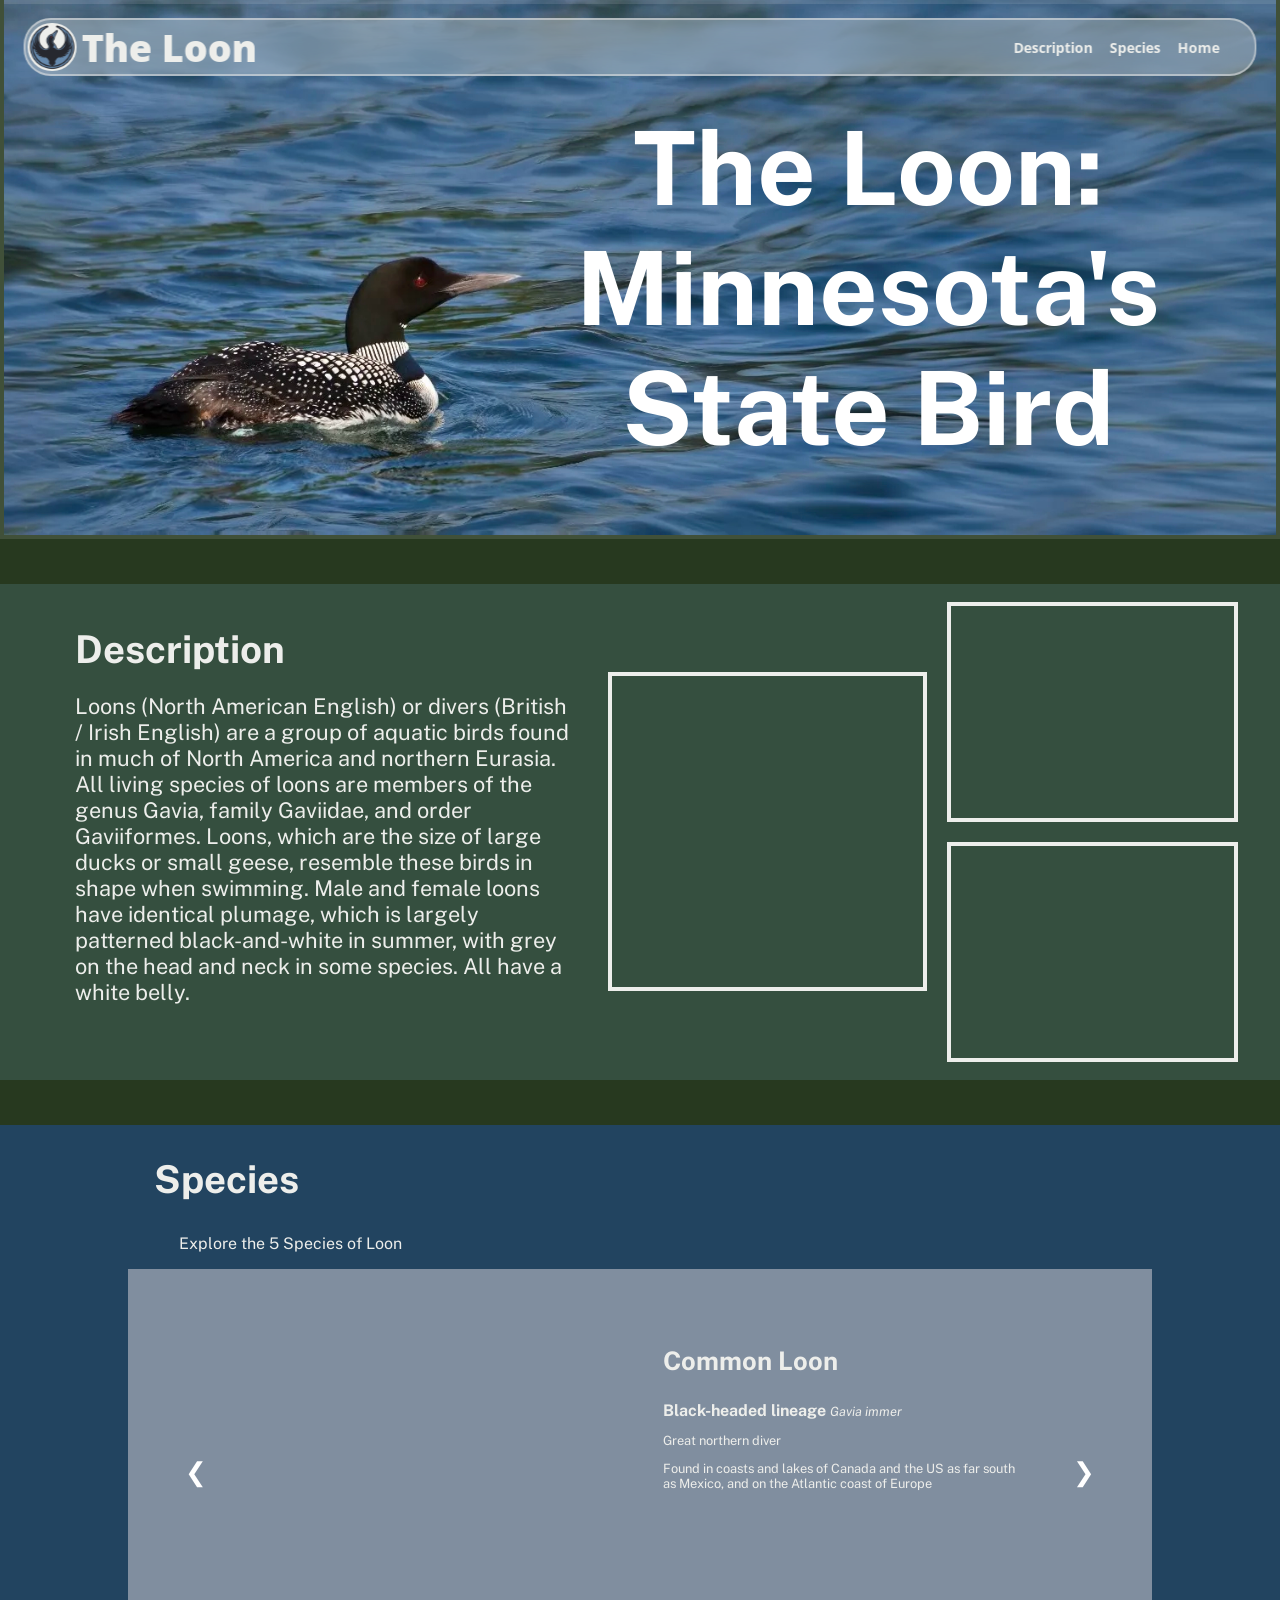
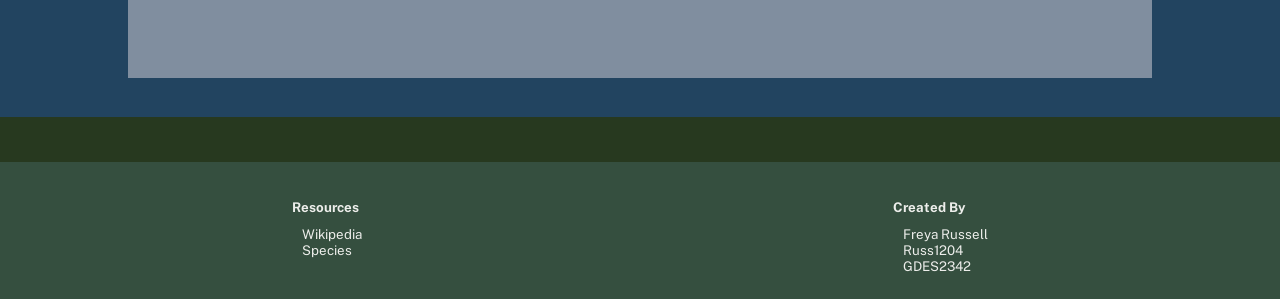
<file: LoonWebsite/index.html>
<!DOCTYPE html>
<html lang="en">
<head>
    <meta charset="UTF-8">
    <title>The Loon: Minnesota's State Bird</title>
    <link rel="stylesheet" href="stylesheet.css">


<!--    Open Sans -->
    <link rel="preconnect" href="https://fonts.googleapis.com">
    <link rel="preconnect" href="https://fonts.gstatic.com" crossorigin>
    <link href="https://fonts.googleapis.com/css2?family=Open+Sans:ital,wght@0,300..800;1,300..800&family=Public+Sans:ital,wght@0,100..900;1,100..900&display=swap" rel="stylesheet">
</head>

<body>
<div>
<!--    Header  -->
    <div class="header">
        <div class="header-contents">
            <img class="silouette" src="./images/rebel-loon-custom.png" alt="Loon floating in water">
            <h1 class="title">
                The Loon
            </h1>
    <!--        nav -->
            <div class="nav">
                <h2>
                    <a  href="#description">
                        Description
                    </a>
                </h2>
                <h2>
                    <a  href="#species">
                        Species
                    </a>
                </h2>
                <h2>
                    <a  href="#landing">
                        Home
                    </a>
                </h2>
            </div>
        </div>
    </div>
<!--    Main content-->
    <div class="main">
        <!--        landing -->
            <div id="landing">
                <div class="title">
                    <h1 class="title-text">
                        The Loon:
                        Minnesota's State Bird
                    </h1>
                </div>
            </div>
    <!--    Description -->
        <div id="description">
            <div class="description-text">
                <h2>
                    Description
                </h2>
                <p>
                    Loons (North American English) or divers (British / Irish English) are a group of aquatic birds found in much of North America and northern Eurasia. All living species of loons are members of the genus Gavia, family Gaviidae, and order Gaviiformes.
                    Loons, which are the size of large ducks or small geese, resemble these birds in shape when swimming.
                    Male and female loons have identical plumage, which is largely patterned black-and-white in summer, with grey on the head and neck in some species. All have a white belly.
                </p>
            </div>
            <div class="loon-imgs">
                    <div class="loon1"></div>
                <div class="loon-row2">
                    <div class="loon2"></div>
                    <div class="loon3"></div>
                </div>
            </div>
        </div>
    <!--    Species -->
        <div id="species">
            <div class="overarching">
                <h2>
                    Species
                </h2>
                <p>
                    Explore the 5 Species of Loon
                </p>
            </div>
        <!--    Switching thing -->
            <div class="slides">
    <!--            Slide1-->
                <div class="slide">

                    <button class="back"> &#10094; </button>
                    <div class="species-img"></div>
                    <div class="species-text">
                        <h3> Specific Species </h3>
                        <b> Lineage </b>
                        <i> Latin </i> <p class="english"> English </p>
                        <p class="species-description">
                            Description
                        </p>
                    </div>
                    <button class="next"> &#10095; </button>
                </div>
            </div>
        </div>
    <!--    Footer -->
        <div class="footer">
            <div>
                <h2 class="link-type">
                    Resources
                </h2>
                <div class="links">
                    <a href="https://en.wikipedia.org/wiki/Loon#"> Wikipedia </a>
                    <a href="https://en.wikipedia.org/wiki/Loon#Systematics_and_evolution"> Species </a>
                </div>
            </div>
            <div>
                <h2 class="link-type">
                    Created By
                </h2>
                <div class="links">
                    <p> Freya Russell </p>
                    <p> Russ1204 </p>
                    <p> GDES2342 </p>

                </div>
            </div>

        </div>
    </div>


</div>

<script src="script.js"></script>

</body>

</html>
</file>
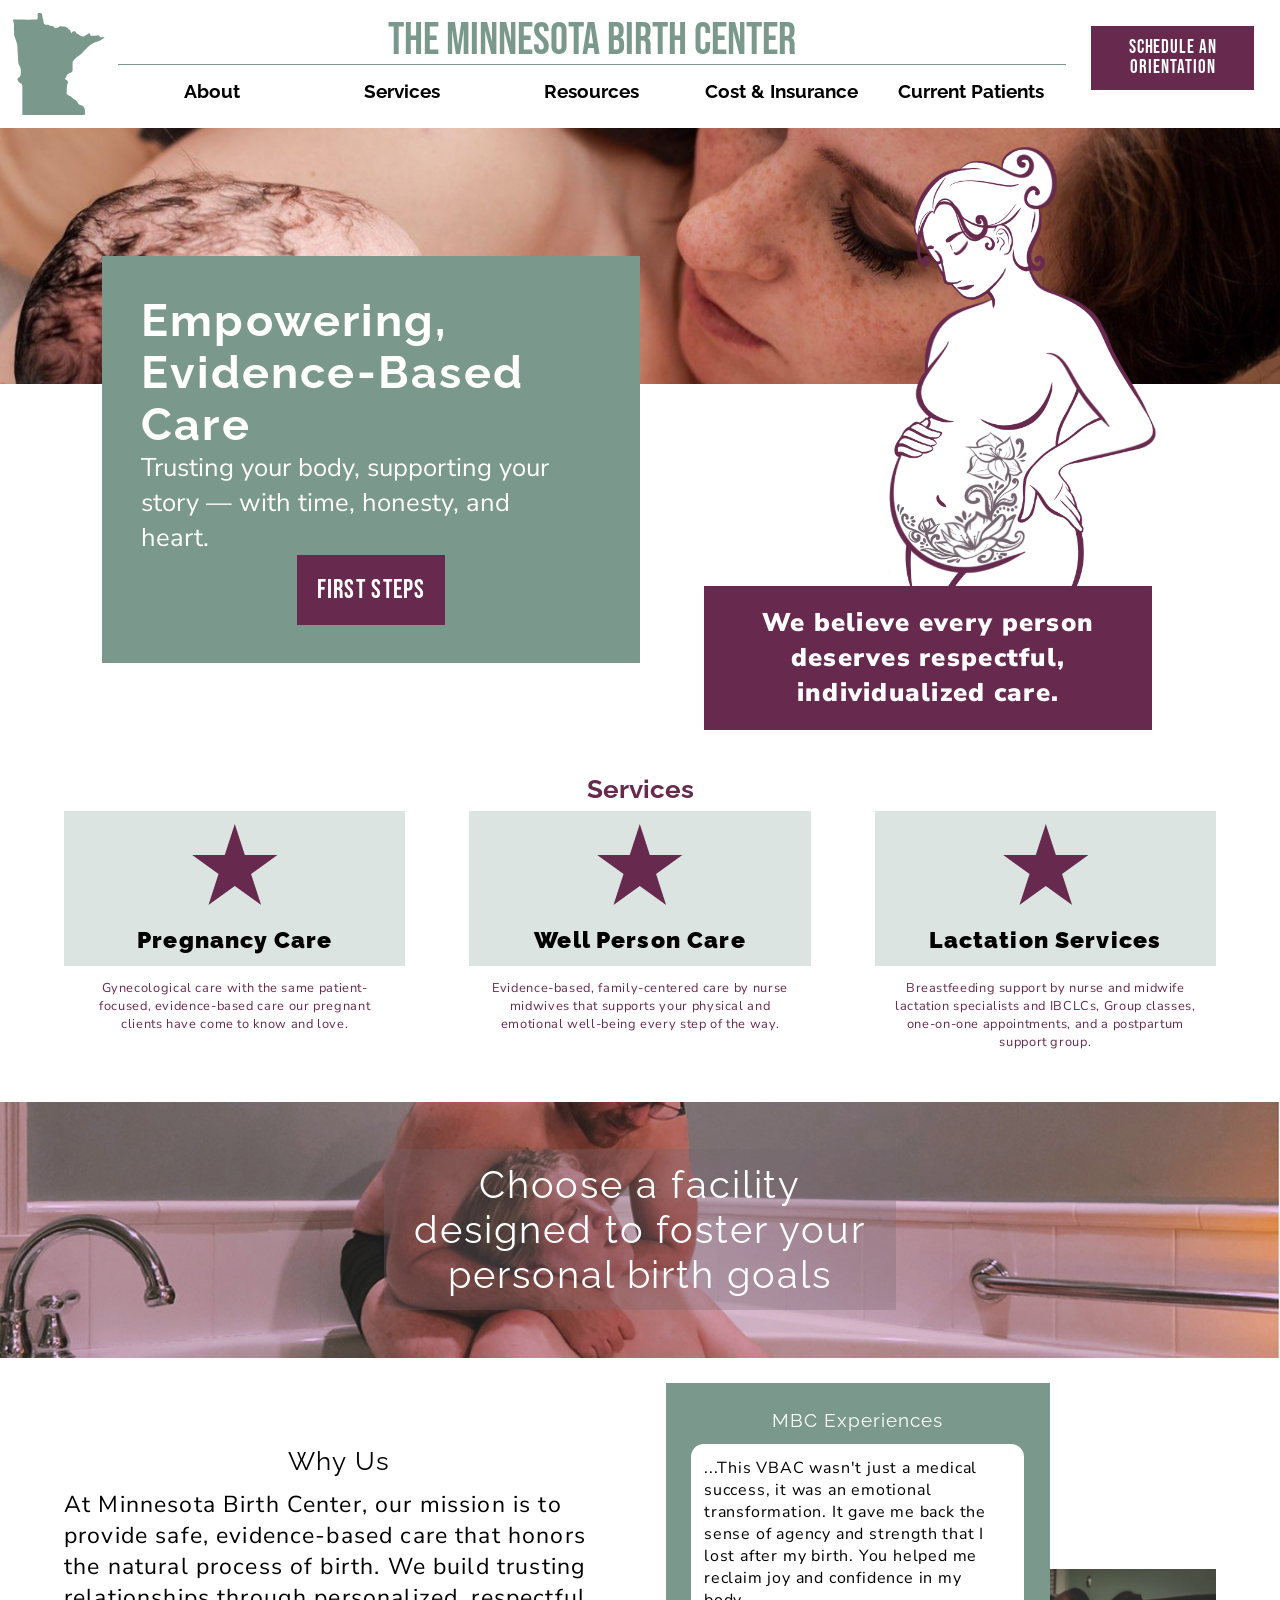
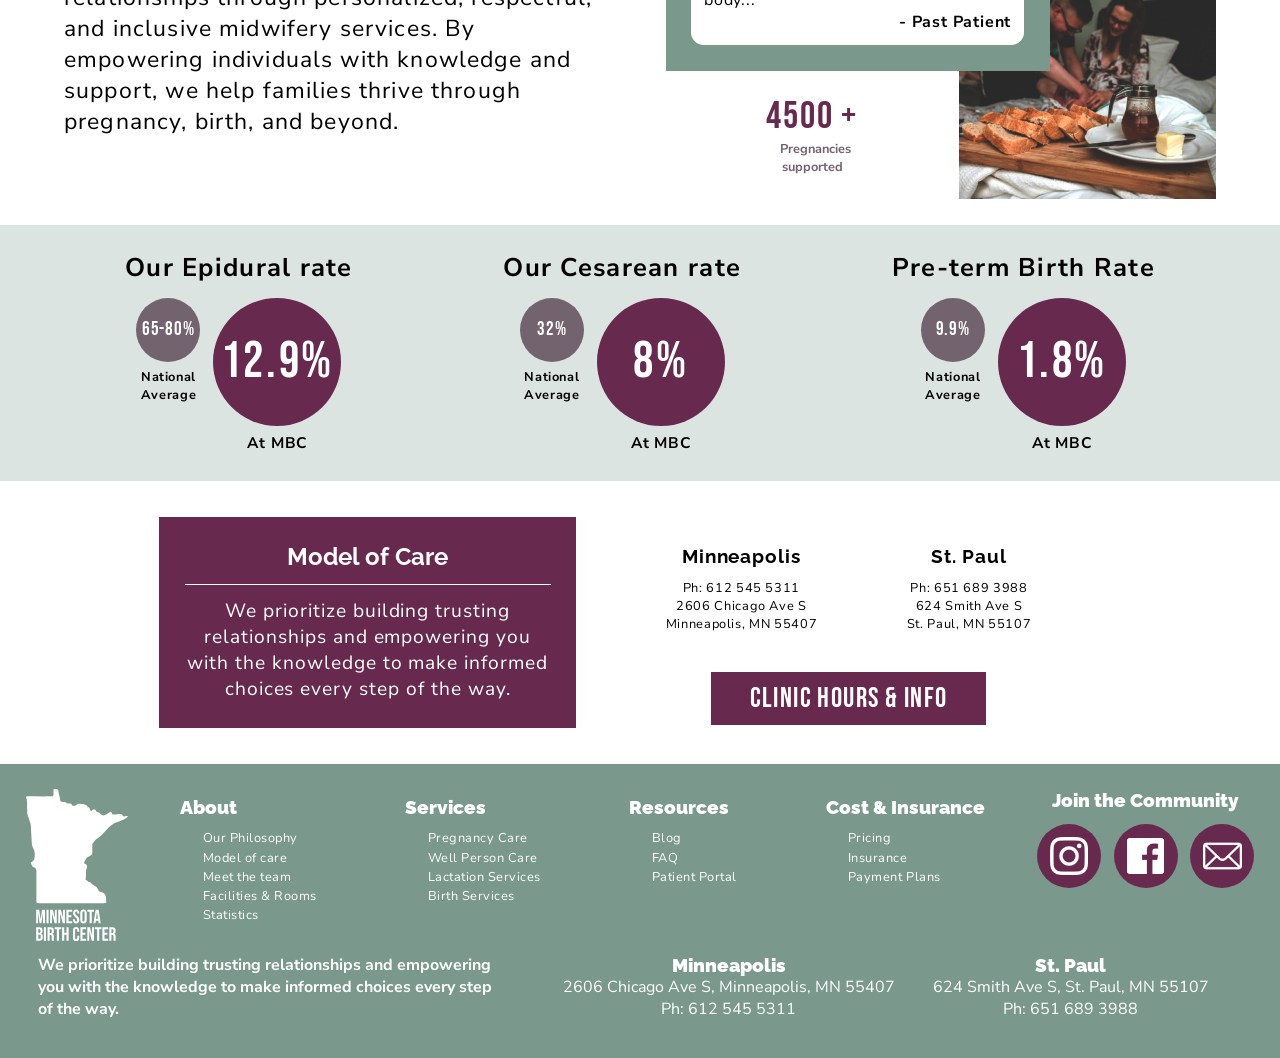
<file: MinnesotaBirthCenter/index.html>
<!DOCTYPE html>
<html lang="en">
<head>
    <meta charset="UTF-8" />
    <meta name="viewport" content="width=device-width, initial-scale=1.0" />
    <title>The Minnesota Birth Center</title>
    <link rel="stylesheet" href="stylesheet.css" />
    <link rel="preconnect" href="https://fonts.googleapis.com">
    <link href="https://fonts.googleapis.com/css2?family=Raleway:wght@700&family=Nunito+Sans:wght@400&family=Bebas+Neue&display=swap" rel="stylesheet">
</head>
<body>

<!--fullpage-->
<div class="page">

    <!--header-->
    <header class="mbc-header">
        <a class="logo" href="index.html">
            <img src="./files/MinnesotaIcon.svg" alt="MBC Logo">
        </a>
        <div class="header_text">
            <h1>The Minnesota Birth Center</h1>
            <nav class="navigation">
                <a href="About.html">About</a>
                <a href="Services.html">Services</a>
                <a href="Resources.html">Resources</a>
                <a href="Cost.html">Cost &amp; Insurance</a>
                <a href="Patients.html">Current Patients</a>
            </nav>
        </div>

        <div class="btn">
            <a href="#">Schedule An Orientation</a>
        </div>
    </header>

    <!--home-->
    <div id="home">
        <div class="home_photo_banner"></div>
        <div class="home_text">
            <h2>Empowering, Evidence-Based Care</h2>
            <p>Trusting your body, supporting your story — with time, honesty, and heart.</p>
            <a class="first_steps" href="#">First Steps</a>
        </div>
        <div class="home_quote">
            <img src="files/WomanIcon.png" alt="Pregnant Woman Icon">
            <p>We believe every person deserves respectful, individualized care.</p>
        </div>
    </div>

    <!--services-->
    <section id="services">
        <h2 class="section_title">Services</h2>
        <div class="services_band">
            <div class="service_card">
                <svg class="star" viewBox="0 0 100 100" aria-hidden="true"><path d="M 50 0 L 61.226 34.549 L 97.553 34.549 L 68.164 55.902 L 79.389 90.451 L 50 69.098 L 20.611 90.451 L 31.836 55.902 L 2.447 34.549 L 38.774 34.549 Z" fill="#672A4E"/></svg>
                <h3>Pregnancy Care</h3>
                <p>Gynecological care with the same patient-focused, evidence-based care our pregnant clients have come to know and love.</p>
            </div>
            <div class="service_card">
                <svg class="star" viewBox="0 0 100 100" aria-hidden="true"><path d="M 50 0 L 61.226 34.549 L 97.553 34.549 L 68.164 55.902 L 79.389 90.451 L 50 69.098 L 20.611 90.451 L 31.836 55.902 L 2.447 34.549 L 38.774 34.549 Z" fill="#672A4E"/></svg>
                <h3>Well Person Care</h3>
                <p>Evidence-based, family-centered care by nurse midwives that supports your physical and emotional well-being every step of the way.</p>
            </div>
            <div class="service_card">
                <svg class="star" viewBox="0 0 100 100" aria-hidden="true"><path d="M 50 0 L 61.226 34.549 L 97.553 34.549 L 68.164 55.902 L 79.389 90.451 L 50 69.098 L 20.611 90.451 L 31.836 55.902 L 2.447 34.549 L 38.774 34.549 Z" fill="#672A4E"/></svg>
                <h3>Lactation Services</h3>
                <p>Breastfeeding support by nurse and midwife lactation specialists and IBCLCs, Group classes, one-on-one appointments, and a postpartum support group.</p>
            </div>
        </div>
    </section>

    <!--banner-->
    <section id="banner">
            <div class="banner_plate">
                <h2>Choose a facility designed to foster your personal birth goals</h2>
            </div>
    </section>

    <!--why us-->
    <section id="why">
        <div class="why_text">
            <h2 class="why_title">Why Us</h2>
            <p class="why_body">At Minnesota Birth Center, our mission is to provide safe, evidence-based care that honors the natural process of birth. We build trusting relationships through personalized, respectful, and inclusive midwifery services. By empowering individuals with knowledge and support, we help families thrive through pregnancy, birth, and beyond.</p>
        </div>

        <div class="why_display">
            <div class="why_experiences">
                <h3>MBC Experiences</h3>
                <div class="testimonial">
                    <p class="quote">...This VBAC wasn't just a medical success, it was an emotional transformation. It gave me back the sense of agency and strength that I lost after my birth. You helped me reclaim joy and confidence in my body...</p>
                    <p class="attribution">- Past Patient</p>
                </div>
            </div>
            <div class="why_info">
                <div class="why_stat">
                    <p class="num">4500 +</p>
                    <p class="lbl">Pregnancies supported</p>
                </div>
                <div class="why_bread">
                    <img src="files/Bread.png">
                </div>
            </div>
        </div>
    </section>

    <!--stats-->
    <section id="stats">
        <div class="stat_item">
            <p class="stat_title">Our Epidural rate</p>
            <div class="stat_circles">
                <div class="national">
                    <div class="epidural">
                        <div class="circle">65-80%</div>
                    </div>
                    <span class="cap">National Average</span>
                </div>
                <div class="mbc">
                    <div class="circle">12.9%</div>
                    <span class="cap">At MBC</span>
                </div>
            </div>
        </div>
        <div class="stat_item">
            <p class="stat_title">Our Cesarean rate</p>
            <div class="stat_circles">
                <div class="national">
                    <div class="circle">32%</div>
                    <span class="cap">National Average</span>
                </div>
                <div class="mbc">
                    <div class="circle">8%</div>
                    <span class="cap">At MBC</span>
                </div>
            </div>
        </div>
        <div class="stat_item">
            <p class="stat_title">Pre-term Birth Rate</p>
            <div class="stat_circles">
                <div class="national">
                    <div class="circle">9.9%</div>
                    <span class="cap">National Average</span>
                </div>
                <div class="mbc">
                    <div class="circle">1.8%</div>
                    <span class="cap">At MBC</span>
                </div>
            </div>
        </div>
    </section>

    <!--extra information-->
    <div id="info_bar">
        <div class="model">
            <h2> Model of Care </h2>
            <p>We prioritize building trusting relationships and empowering you with the knowledge to make informed choices every step of the way.</p>
        </div>
        <div class="info_loco">
            <div class="info_text">
                <div class="location">
                    <h3>Minneapolis</h3>
                    <p>Ph: 612 545 5311</p>
                    <p>2606 Chicago Ave S</p>
                    <p>Minneapolis, MN 55407</p>
                </div>
                <div class="location">
                    <h3>St. Paul</h3>
                    <p>Ph: 651 689 3988</p>
                    <p>624 Smith Ave S</p>
                    <p>St. Paul, MN 55107</p>
                </div>
            </div>
        <div class="btn">
            <a href="#">Clinic Hours & Info</a>
        </div>
        </div>
    </div>

</div>

    <!--footer-->
    <footer id="footer">
        <div class="footer_top">
            <img class="footer_logo" src="./files/MinnIconWords.svg" alt="Minnesota Icon" />

            <div class="footer_cols">
                <div class="footer_col">
                    <h4>About</h4>
                    <ul>
                        <li>Our Philosophy</li>
                        <li>Model of care</li>
                        <li>Meet the team</li>
                        <li>Facilities &amp; Rooms</li>
                        <li>Statistics</li>
                    </ul>
                </div>
                <div class="footer_col">
                    <h4>Services</h4>
                    <ul>
                        <li>Pregnancy Care</li>
                        <li>Well Person Care</li>
                        <li>Lactation Services</li>
                        <li>Birth Services</li>
                    </ul>
                </div>
                <div class="footer_col">
                    <h4>Resources</h4>
                    <ul>
                        <li>Blog</li>
                        <li>FAQ</li>
                        <li>Patient Portal</li>
                    </ul>
                </div>
                <div class="footer_col">
                    <h4>Cost &amp; Insurance</h4>
                    <ul>
                        <li>Pricing</li>
                        <li>Insurance</li>
                        <li>Payment Plans</li>
                    </ul>
                </div>
            </div>

            <div class="footer_community">
                <h4>Join the Community</h4>
                <div class="footer_socials">
                    <a class="social_dot" href="#" aria-label="Instagram">
                        <img src="files/InstagramIcon.png" alt="Instagram" />
                    </a>
                    <a class="social_dot" href="#">
                        <img src="files/FacebookIcon.png" alt="Facebook" />

                    </a>
                    <a class="social_dot" href="#">
                        <img src="files/Email.png" alt="Email" />
                    </a>
                </div>
            </div>
        </div>
        <div class="footer_bottom">
        <p class="footer_mission">We prioritize building trusting relationships and empowering you with the knowledge to make informed choices every step of the way.</p>

        <div class="footer_locations">
            <div class="footer_loc">
                <h5 class="loc_city">Minneapolis</h5>
                <p>2606 Chicago Ave S, Minneapolis, MN 55407</p>
                <p>Ph: 612 545 5311</p>
            </div>
            <div class="footer_loc">
                <h5 class="loc_city">St. Paul</h5>
                <p>624 Smith Ave S, St. Paul, MN 55107</p>
                <p>Ph: 651 689 3988</p>
            </div>
        </div>
        </div>
    </footer>

</div>

</body>
</html>
</file>
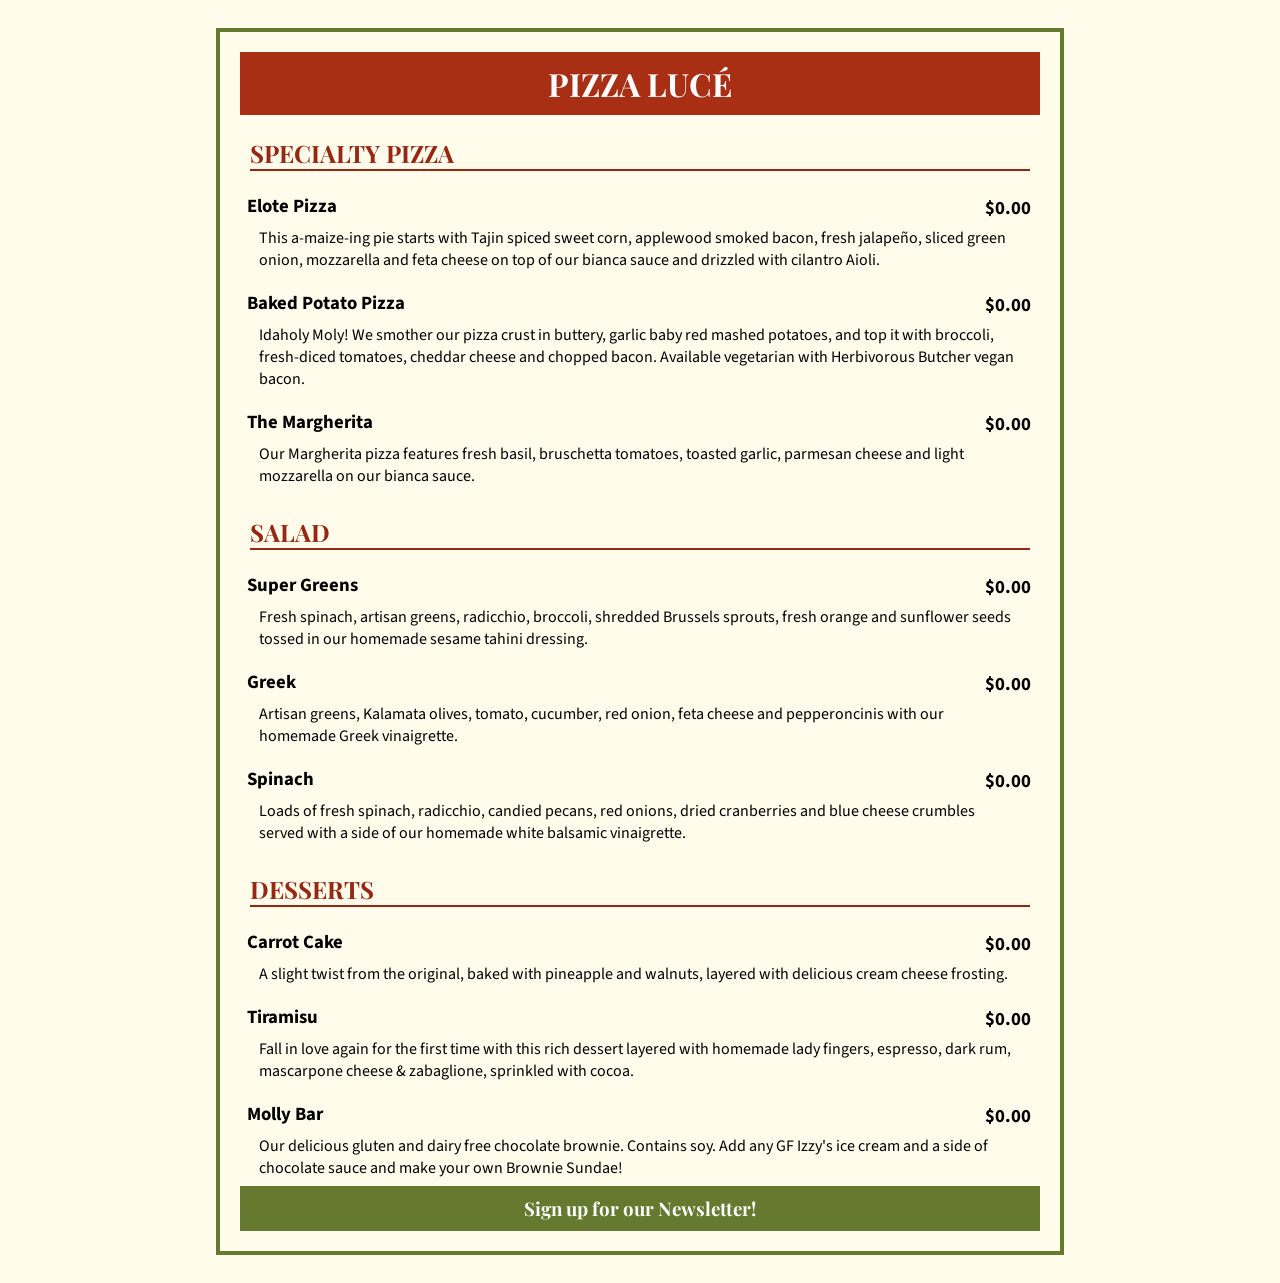
<file: PizzaMenu/index.html>
<!DOCTYPE html>



<html lang="en">
<head>
    <meta charset="UTF-8">
    <title>Pizza Luc&eacute;Menu</title>
<!--    fonts-->
    <link rel="preconnect" href="https://fonts.googleapis.com">
    <link rel="preconnect" href="https://fonts.gstatic.com" crossorigin>
    <link href="https://fonts.googleapis.com/css2?family=Playfair+Display:ital,wght@0,400..900;1,400..900&family=Source+Sans+3:ital,wght@0,200..900;1,200..900&display=swap" rel="stylesheet">

    <style>

        body {
            font-family: "Source Sans 3", sans-serif;
            background: #FFFCEC;
            padding: 20px;
        }

        h1, h2 {
            font-family: "Playfair Display", serif;
            text-transform: uppercase;

            margin: 0;

        }

        h3, p {
            font-family: "Source Sans 3", sans-serif;

            margin: 0;
            padding: 2px;

        }

        .menu {
            padding: 20px;
            border: 4px solid #657A2F;

            display: flex;
            flex-direction: column;
            align-content: flex-start;

            max-width: 800px;
            margin: 0 auto;
        }

        .restaurant-name {
            background: #A82F14;
            color: white;

            font-weight: bold;
            text-transform: uppercase;
            text-align: center;

            padding: 10px;
        }

        .section {
        }

        .section-name {
            color: #972711;
            padding: 10px;

            margin-top: 12px;

            hr {
                border: none;
                background: #972711;
                height: 2px;
                margin: 0;

            }
        }

        .options {

        }

        .item {
            background: #FFFCEC;
            padding-left: 5px;
            padding-right: 5px;
            padding-bottom: 5px;

        }
        .item:hover {
            background: #dad7cb;
        }

        .item-name {
            margin-top: 10px;

            display: flex;
            flex-direction: row;
            justify-content: space-between; /* pushes them to opposite ends */

        }

        .item-price {
        }

        .description {
            margin-left: 12px;
            margin-right: 12px;
        }

        .footer {
            background: #657A2F;
        }

        .newsletter {
            color: white;
            font-family: "Playfair Display", serif;

            text-align: center;
            padding: 10px;
        }

        .newsletter:hover {
            text-decoration: underline;
        }















    </style>


</head>
<body>

<div class="menu">
    <h1 class="restaurant-name">
        Pizza Luc&eacute;
    </h1>
    <div class="section">
        <h2 class="section-name">
            Specialty Pizza
            <hr>
        </h2>
        <div class="options">
            <div class="item">
                <h3 class="item-name">
                    Elote Pizza
                    <p class="item-price">
                        $0.00
                    </p>
                </h3>
                <p class="description">
                    This a-maize-ing pie starts with Tajin
                    spiced sweet corn, applewood smoked bacon,
                    fresh jalapeño, sliced green onion, mozzarella
                    and feta cheese on top of our bianca sauce
                    and drizzled with cilantro Aioli.
                </p>
            </div>
            <div class="item">
                <h3 class="item-name">
                    Baked Potato Pizza
                    <p class="item-price">
                        $0.00
                    </p>
                </h3>
                <p class="description">
                    Idaholy Moly! We smother our pizza
                    crust in buttery, garlic baby red mashed
                    potatoes, and top it with broccoli,
                    fresh-diced tomatoes, cheddar cheese and
                    chopped bacon. Available vegetarian with
                    Herbivorous Butcher vegan bacon.
                </p>
            </div>
            <div class="item">
                <h3 class="item-name">
                    The Margherita
                    <p class="item-price">
                        $0.00
                    </p>
                </h3>
                <p class="description">
                    Our Margherita pizza features fresh basil,
                    bruschetta tomatoes, toasted garlic,
                    parmesan cheese and light mozzarella on
                    our bianca sauce.
                </p>
            </div>
        </div>
    </div>
    <div class="section">
        <h2 class="section-name">
            Salad
            <hr>
        </h2>
        <div class="options">
            <div class="item">
                <h3 class="item-name">
                    Super Greens
                    <p class="item-price">
                        $0.00
                    </p>
                </h3>
                <p class="description">
                    Fresh spinach, artisan greens, radicchio,
                    broccoli, shredded Brussels sprouts, fresh
                    orange and sunflower seeds tossed in our
                    homemade sesame tahini dressing.
                </p>
            </div>
            <div class="item">
                <h3 class="item-name">
                    Greek
                    <p class="item-price">
                        $0.00
                    </p>
                </h3>
                <p class="description">
                    Artisan greens, Kalamata olives, tomato,
                    cucumber, red onion, feta cheese and
                    pepperoncinis with our homemade Greek
                    vinaigrette.
                </p>
            </div>
            <div class="item">
                <h3 class="item-name">
                    Spinach
                    <p class="item-price">
                        $0.00
                    </p>
                </h3>
                <p class="description">
                    Loads of fresh spinach, radicchio, candied
                    pecans, red onions, dried cranberries and
                    blue cheese crumbles served with a side
                    of our homemade white balsamic vinaigrette.
                </p>
            </div>
        </div>
    </div>
    <div class="section">
        <h2 class="section-name">
            Desserts
            <hr>
        </h2>
        <div class="options">
            <div class="item">
                <h3 class="item-name">
                    Carrot Cake
                    <p class="item-price">
                        $0.00
                    </p>
                </h3>
                <p class="description">
                    A slight twist from the original,
                    baked with pineapple and walnuts,
                    layered with delicious cream cheese
                    frosting.
                </p>
            </div>
            <div class="item">
                <h3 class="item-name">
                    Tiramisu
                    <p class="item-price">
                        $0.00
                    </p>
                </h3>
                <p class="description">
                    Fall in love again for the first time
                    with this rich dessert layered with
                    homemade lady fingers, espresso, dark
                    rum, mascarpone cheese & zabaglione,
                    sprinkled with cocoa.
                </p>
            </div>
            <div class="item">
                <h3 class="item-name">
                    Molly Bar
                    <p class="item-price">
                        $0.00
                    </p>
                </h3>
                <p class="description">
                    Our delicious gluten and dairy free chocolate
                    brownie. Contains soy. Add any GF Izzy's ice
                    cream and a side of chocolate sauce and make
                    your own Brownie Sundae!
                </p>
            </div>
        </div>
    </div>
    <div class="footer">
        <h3 class="newsletter">
            Sign up for our Newsletter!
        </h3>
    </div>
</div>

</body>
</html>
</file>
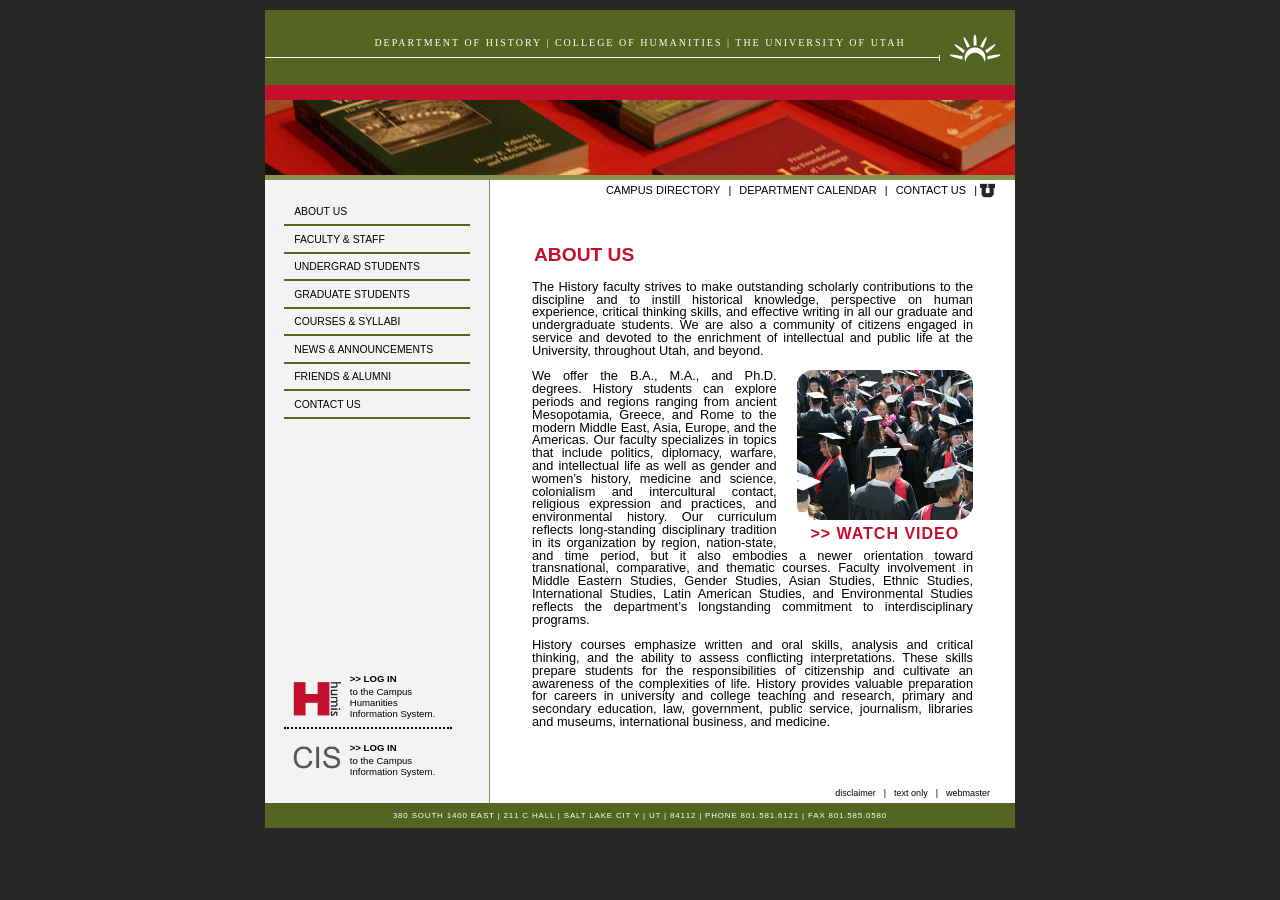
<file: HUMISWebsiteRecreation/about.html>
<!DOCTYPE html>
<html lang="en">
<head>
    <meta charset="UTF-8">
    <title>HUMIS Homepage</title>
    <link rel="stylesheet" href="aboutStylesheet.css">
</head>

<body>
    <div id="parent"><!-- all this is the markup -->
        <a class="header_link" href="index.html">
            <section class="heading">
                <div class="decor">
                    <hr>
                </div>
                <h2> Department of history | COLLEGE OF HUMANITIES | THE University of Utah</h2>
                <img src="files/logo.svg" alt="sun logo">
            </section>
            <section class="sub-head"></section>
            <hr>
        </a>
        <section class="main-content-area">
            <section class="content">
                <div class="left-side">
                    <nav>
                        <a href="about.html">About Us</a>
                        <a href="#">Faculty &amp; Staff</a>
                        <a href="#">Undergrad Students</a>
                        <a href="#">Graduate Students</a>
                        <a href="#">Courses &amp; Syllabi</a>
                        <a href="#">News &amp; Announcements</a>
                        <a href="#">Friends &amp; Alumni</a>
                        <a href="#">Contact Us</a>
                    </nav>

                    <div class="links">
                        <div class="information">
                            <img src="files/cis.png" alt="Login to CIS"/>
                            <div>
                                <b>
                                    >> LOG IN
                                </b>
                                <p>
                                    to the Campus Information System.
                                </p>
                            </div>
                        </div>
                        <div class="information">
                            <img src="files/humis.png" alt="Login to CIS"/>
                            <div>
                                <b>
                                    >> LOG IN
                                </b>
                                <p>
                                    to the Campus Humanities Information System.
                                </p>
                            </div>
                        </div>
                                                 </div>
                </div>

                <div class="right-side">

                    <nav class="secondary">
                        <a href="#">campus directory</a>|
                        <a href="#">department calendar</a>|
                        <a href="#">contact us</a> |
                        <img src="files/u_small.gif" alt="University of Utah"/>
                    </nav>

                    <div class="right-content">
                        <h1>ABOUT US</h1>
                        <p>
                            The History faculty strives to make outstanding scholarly contributions to the discipline
                            and to instill historical knowledge, perspective on human experience, critical thinking
                            skills, and effective writing in all our graduate and undergraduate students. We are
                            also a community of citizens engaged in service and devoted to the enrichment of
                            intellectual and public life at the University, throughout Utah, and beyond.
                        </p>
                        <div class="visual">
                            <img src="files/HUMIS-WEB-HISTORY_site-004.jpg" alt="Humanities"/>
                            <a> >> Watch Video </a>
                        </div>
                        <p>
                            We offer the B.A., M.A., and Ph.D. degrees. History
                            students can explore periods and regions ranging
                            from ancient Mesopotamia, Greece, and Rome to the
                            modern Middle East, Asia, Europe, and the Americas.
                            Our faculty specializes in topics that include politics,
                            diplomacy, warfare, and intellectual life as well as
                            gender and women’s history, medicine and science,
                            colonialism and intercultural contact, religious
                            expression and practices, and environmental history.
                            Our curriculum reflects long-standing disciplinary
                            tradition in its organization by region, nation-state,
                            and time period, but it also embodies a newer
                            orientation toward transnational, comparative, and
                            thematic courses. Faculty involvement in Middle
                            Eastern Studies, Gender Studies, Asian Studies, Ethnic Studies, International Studies,
                            Latin American Studies, and Environmental Studies reflects the department’s longstanding commitment to interdisciplinary programs.
                        </p>

                        <p>
                            History courses emphasize written and oral skills, analysis and critical thinking, and
                            the ability to assess conflicting interpretations. These skills prepare students for the
                            responsibilities of citizenship and cultivate an awareness of the complexities of life.
                            History provides valuable preparation for careers in university and college teaching
                            and research, primary and secondary education, law, government, public service,
                            journalism, libraries and museums, international business, and medicine.
                        </p>
                    </div>

                    <nav class="secondary bottom">
                        <a href="#">disclaimer</a>|
                        <a href="#">text only</a>|
                        <a href="#">webmaster</a>
                    </nav>
                </div>
            </section>


        </section>

        <section class="footer"><!-- section.footer -->
            380 SOUTH 1400 EAST | 211 C HALL | SALT LAKE CIT Y | UT | 84112 | PHONE 801.581.6121 | FAX 801.585.0580
        </section>
    </div>
</body>
</html>
</file>
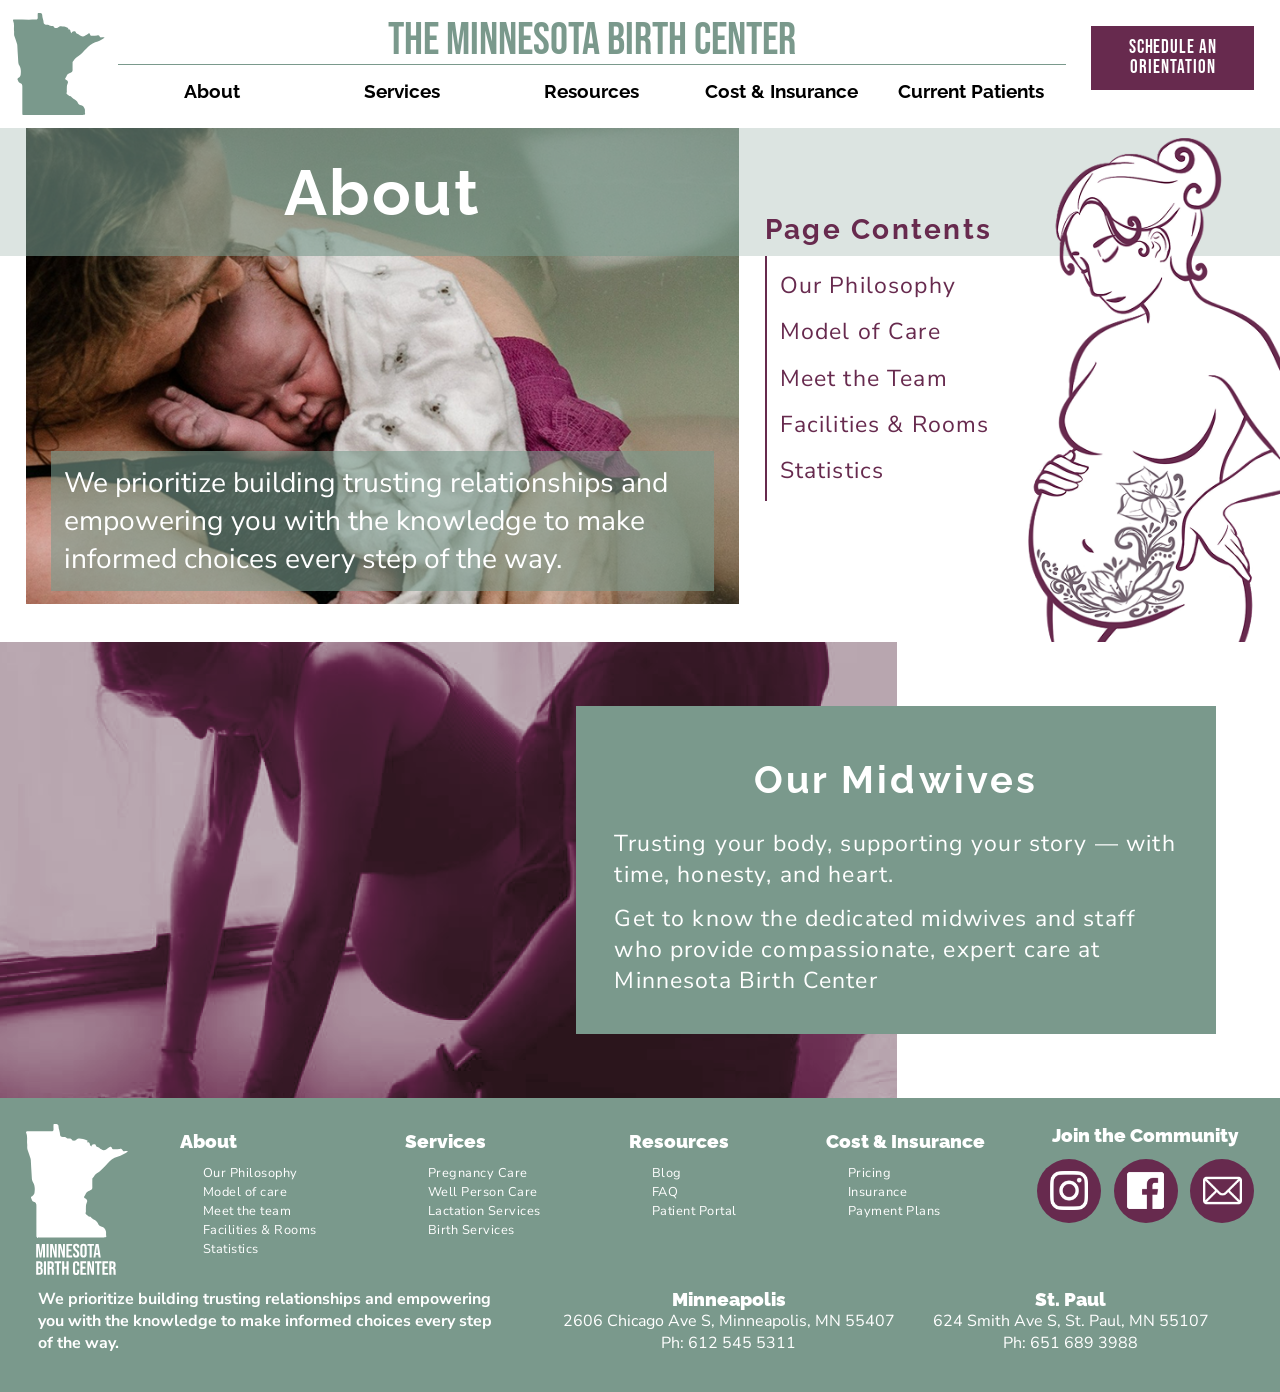
<file: MinnesotaBirthCenter/About.html>
<!DOCTYPE html>
<html lang="en">
<head>
    <meta charset="UTF-8" />
    <meta name="viewport" content="width=device-width, initial-scale=1.0" />
    <title>The Minnesota Birth Center</title>
    <link rel="stylesheet" href="stylesheet.css" />
    <link rel="preconnect" href="https://fonts.googleapis.com">
    <link href="https://fonts.googleapis.com/css2?family=Raleway:wght@700&family=Nunito+Sans:wght@400&family=Bebas+Neue&display=swap" rel="stylesheet">
</head>
<body>

<!--fullpage-->
<div class="page">

    <!--header-->
    <header class="mbc-header">
        <a class="logo" href="index.html">
            <img src="./files/MinnesotaIcon.svg" alt="MBC Logo">
        </a>
        <div class="header_text">
            <h1>The Minnesota Birth Center</h1>
            <nav class="navigation">
                <a href="About.html">About</a>
                <a href="#">Services</a>
                <a href="#">Resources</a>
                <a href="#">Cost &amp; Insurance</a>
                <a href="#">Current Patients</a>
            </nav>
        </div>

        <div class="btn">
            <a href="#">Schedule An Orientation</a>
        </div>
    </header>

    <div id="about_home">
        <div class="seperator"></div>
        <div class="about_left">
            <img src="files/BabyMomTubMBC.png" alt="Baby and Mom in Tub">
            <div class="title">
                <h1>About</h1>
            </div>
            <p class="about_info">We prioritize building trusting relationships and empowering you with the knowledge to make informed choices every step of the way.</p>
        </div>
        <div class="about_right">
            <div class="about_contents">
                <div class="contents_title">
                    <h2>Page Contents</h2>
                </div>
                <div class="about_sections">
                    <a href="#">Our Philosophy</a>
                    <a href="#">Model of Care</a>
                    <a href="#">Meet the Team</a>
                    <a href="#">Facilities & Rooms</a>
                    <a href="#">Statistics</a>
                </div>
            </div>
        </div>
        <img src="files/WomanIconFullCrop.png" alt="Woman">
    </div>

    <div id="image_container">
        <div class="main_image">
            <img src="files/PurpleGuiding.png" alt="Baby and Mom in Tub">
        </div>
        <div class="image_text">
            <h2 class="image_title">Our Midwives</h2>
            <p>Trusting your body, supporting your story — with time, honesty, and heart.</p>
            <p>Get to know the dedicated midwives and staff who provide compassionate, expert care at Minnesota Birth Center</p>
        </div>
    </div>





    <!--footer-->
    <footer id="footer">
        <div class="footer_top">
            <img class="footer_logo" src="./files/MinnIconWords.svg" alt="Minnesota Icon" />

            <div class="footer_cols">
                <div class="footer_col">
                    <h4>About</h4>
                    <ul>
                        <li>Our Philosophy</li>
                        <li>Model of care</li>
                        <li>Meet the team</li>
                        <li>Facilities &amp; Rooms</li>
                        <li>Statistics</li>
                    </ul>
                </div>
                <div class="footer_col">
                    <h4>Services</h4>
                    <ul>
                        <li>Pregnancy Care</li>
                        <li>Well Person Care</li>
                        <li>Lactation Services</li>
                        <li>Birth Services</li>
                    </ul>
                </div>
                <div class="footer_col">
                    <h4>Resources</h4>
                    <ul>
                        <li>Blog</li>
                        <li>FAQ</li>
                        <li>Patient Portal</li>
                    </ul>
                </div>
                <div class="footer_col">
                    <h4>Cost &amp; Insurance</h4>
                    <ul>
                        <li>Pricing</li>
                        <li>Insurance</li>
                        <li>Payment Plans</li>
                    </ul>
                </div>
            </div>

            <div class="footer_community">
                <h4>Join the Community</h4>
                <div class="footer_socials">
                    <a class="social_dot" href="#" aria-label="Instagram">
                        <img src="files/InstagramIcon.png" alt="Instagram" />
                    </a>
                    <a class="social_dot" href="#">
                        <img src="files/FacebookIcon.png" alt="Facebook" />

                    </a>
                    <a class="social_dot" href="#">
                        <img src="files/Email.png" alt="Email" />
                    </a>
                </div>
            </div>
        </div>
        <div class="footer_bottom">
        <p class="footer_mission">We prioritize building trusting relationships and empowering you with the knowledge to make informed choices every step of the way.</p>

        <div class="footer_locations">
            <div class="footer_loc">
                <h5 class="loc_city">Minneapolis</h5>
                <p>2606 Chicago Ave S, Minneapolis, MN 55407</p>
                <p>Ph: 612 545 5311</p>
            </div>
            <div class="footer_loc">
                <h5 class="loc_city">St. Paul</h5>
                <p>624 Smith Ave S, St. Paul, MN 55107</p>
                <p>Ph: 651 689 3988</p>
            </div>
        </div>
        </div>
    </footer>

</div>

</body>
</html>
</file>
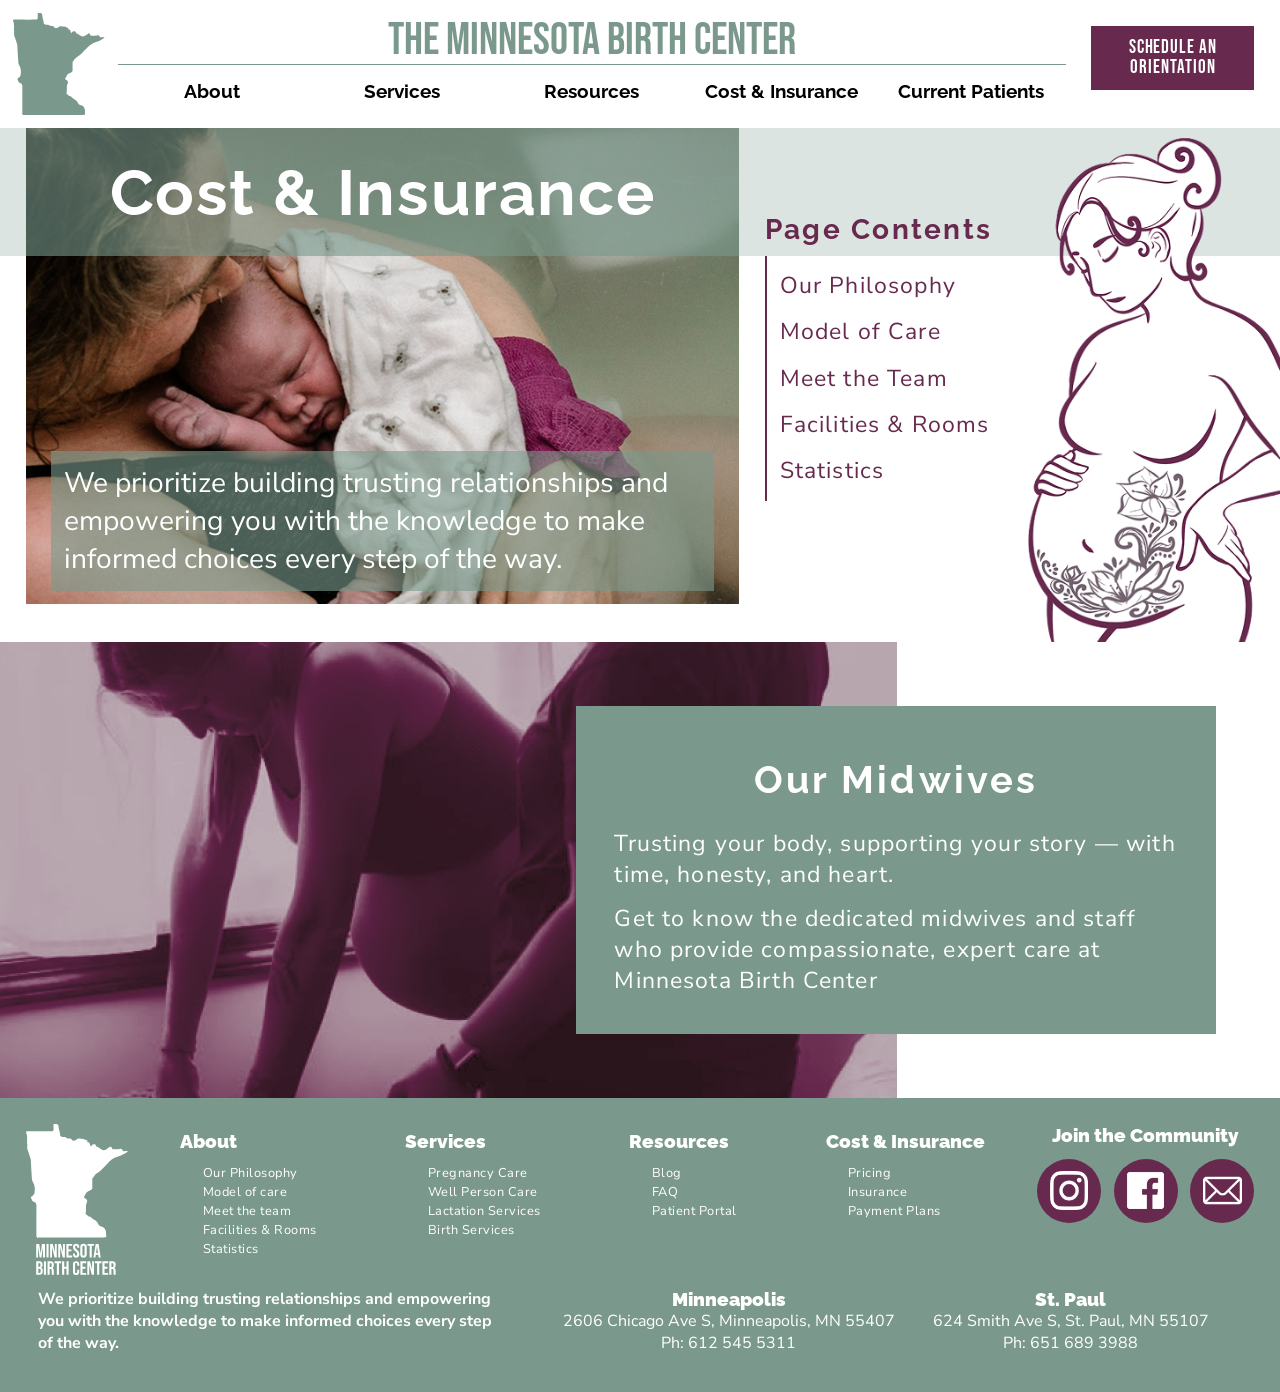
<file: MinnesotaBirthCenter/Cost.html>
<!DOCTYPE html>
<html lang="en">
<head>
    <meta charset="UTF-8" />
    <meta name="viewport" content="width=device-width, initial-scale=1.0" />
    <title>The Minnesota Birth Center</title>
    <link rel="stylesheet" href="stylesheet.css" />
    <link rel="preconnect" href="https://fonts.googleapis.com">
    <link href="https://fonts.googleapis.com/css2?family=Raleway:wght@700&family=Nunito+Sans:wght@400&family=Bebas+Neue&display=swap" rel="stylesheet">
</head>
<body>

<!--fullpage-->
<div class="page">

    <!--header-->
    <header class="mbc-header">
        <a class="logo" href="index.html">
            <img src="./files/MinnesotaIcon.svg" alt="MBC Logo">
        </a>
        <div class="header_text">
            <h1>The Minnesota Birth Center</h1>
            <nav class="navigation">
                <a href="About.html">About</a>
                <a href="Services.html">Services</a>
                <a href="Resources.html">Resources</a>
                <a href="Cost.html">Cost &amp; Insurance</a>
                <a href="Patients.html">Current Patients</a>
            </nav>
        </div>

        <div class="btn">
            <a href="#">Schedule An Orientation</a>
        </div>
    </header>

    <div id="about_home">
        <div class="seperator"></div>
        <div class="about_left">
            <img src="files/BabyMomTubMBC.png" alt="Baby and Mom in Tub">
            <div class="title">
                <h1>Cost & Insurance</h1>
            </div>
            <p class="about_info">We prioritize building trusting relationships and empowering you with the knowledge to make informed choices every step of the way.</p>
        </div>
        <div class="about_right">
            <div class="about_contents">
                <div class="contents_title">
                    <h2>Page Contents</h2>
                </div>
                <div class="about_sections">
                    <a href="#">Our Philosophy</a>
                    <a href="#">Model of Care</a>
                    <a href="#">Meet the Team</a>
                    <a href="#">Facilities & Rooms</a>
                    <a href="#">Statistics</a>
                </div>
            </div>
        </div>
        <img src="files/WomanIconFullCrop.png" alt="Woman">
    </div>

    <div id="image_container">
        <div class="main_image">
            <img src="files/PurpleGuiding.png" alt="Baby and Mom in Tub">
        </div>
        <div class="image_text">
            <h2 class="image_title">Our Midwives</h2>
            <p>Trusting your body, supporting your story — with time, honesty, and heart.</p>
            <p>Get to know the dedicated midwives and staff who provide compassionate, expert care at Minnesota Birth Center</p>
        </div>
    </div>





    <!--footer-->
    <footer id="footer">
        <div class="footer_top">
            <img class="footer_logo" src="./files/MinnIconWords.svg" alt="Minnesota Icon" />

            <div class="footer_cols">
                <div class="footer_col">
                    <h4>About</h4>
                    <ul>
                        <li>Our Philosophy</li>
                        <li>Model of care</li>
                        <li>Meet the team</li>
                        <li>Facilities &amp; Rooms</li>
                        <li>Statistics</li>
                    </ul>
                </div>
                <div class="footer_col">
                    <h4>Services</h4>
                    <ul>
                        <li>Pregnancy Care</li>
                        <li>Well Person Care</li>
                        <li>Lactation Services</li>
                        <li>Birth Services</li>
                    </ul>
                </div>
                <div class="footer_col">
                    <h4>Resources</h4>
                    <ul>
                        <li>Blog</li>
                        <li>FAQ</li>
                        <li>Patient Portal</li>
                    </ul>
                </div>
                <div class="footer_col">
                    <h4>Cost &amp; Insurance</h4>
                    <ul>
                        <li>Pricing</li>
                        <li>Insurance</li>
                        <li>Payment Plans</li>
                    </ul>
                </div>
            </div>

            <div class="footer_community">
                <h4>Join the Community</h4>
                <div class="footer_socials">
                    <a class="social_dot" href="#" aria-label="Instagram">
                        <img src="files/InstagramIcon.png" alt="Instagram" />
                    </a>
                    <a class="social_dot" href="#">
                        <img src="files/FacebookIcon.png" alt="Facebook" />

                    </a>
                    <a class="social_dot" href="#">
                        <img src="files/Email.png" alt="Email" />
                    </a>
                </div>
            </div>
        </div>
        <div class="footer_bottom">
        <p class="footer_mission">We prioritize building trusting relationships and empowering you with the knowledge to make informed choices every step of the way.</p>

        <div class="footer_locations">
            <div class="footer_loc">
                <h5 class="loc_city">Minneapolis</h5>
                <p>2606 Chicago Ave S, Minneapolis, MN 55407</p>
                <p>Ph: 612 545 5311</p>
            </div>
            <div class="footer_loc">
                <h5 class="loc_city">St. Paul</h5>
                <p>624 Smith Ave S, St. Paul, MN 55107</p>
                <p>Ph: 651 689 3988</p>
            </div>
        </div>
        </div>
    </footer>

</div>

</body>
</html>
</file>
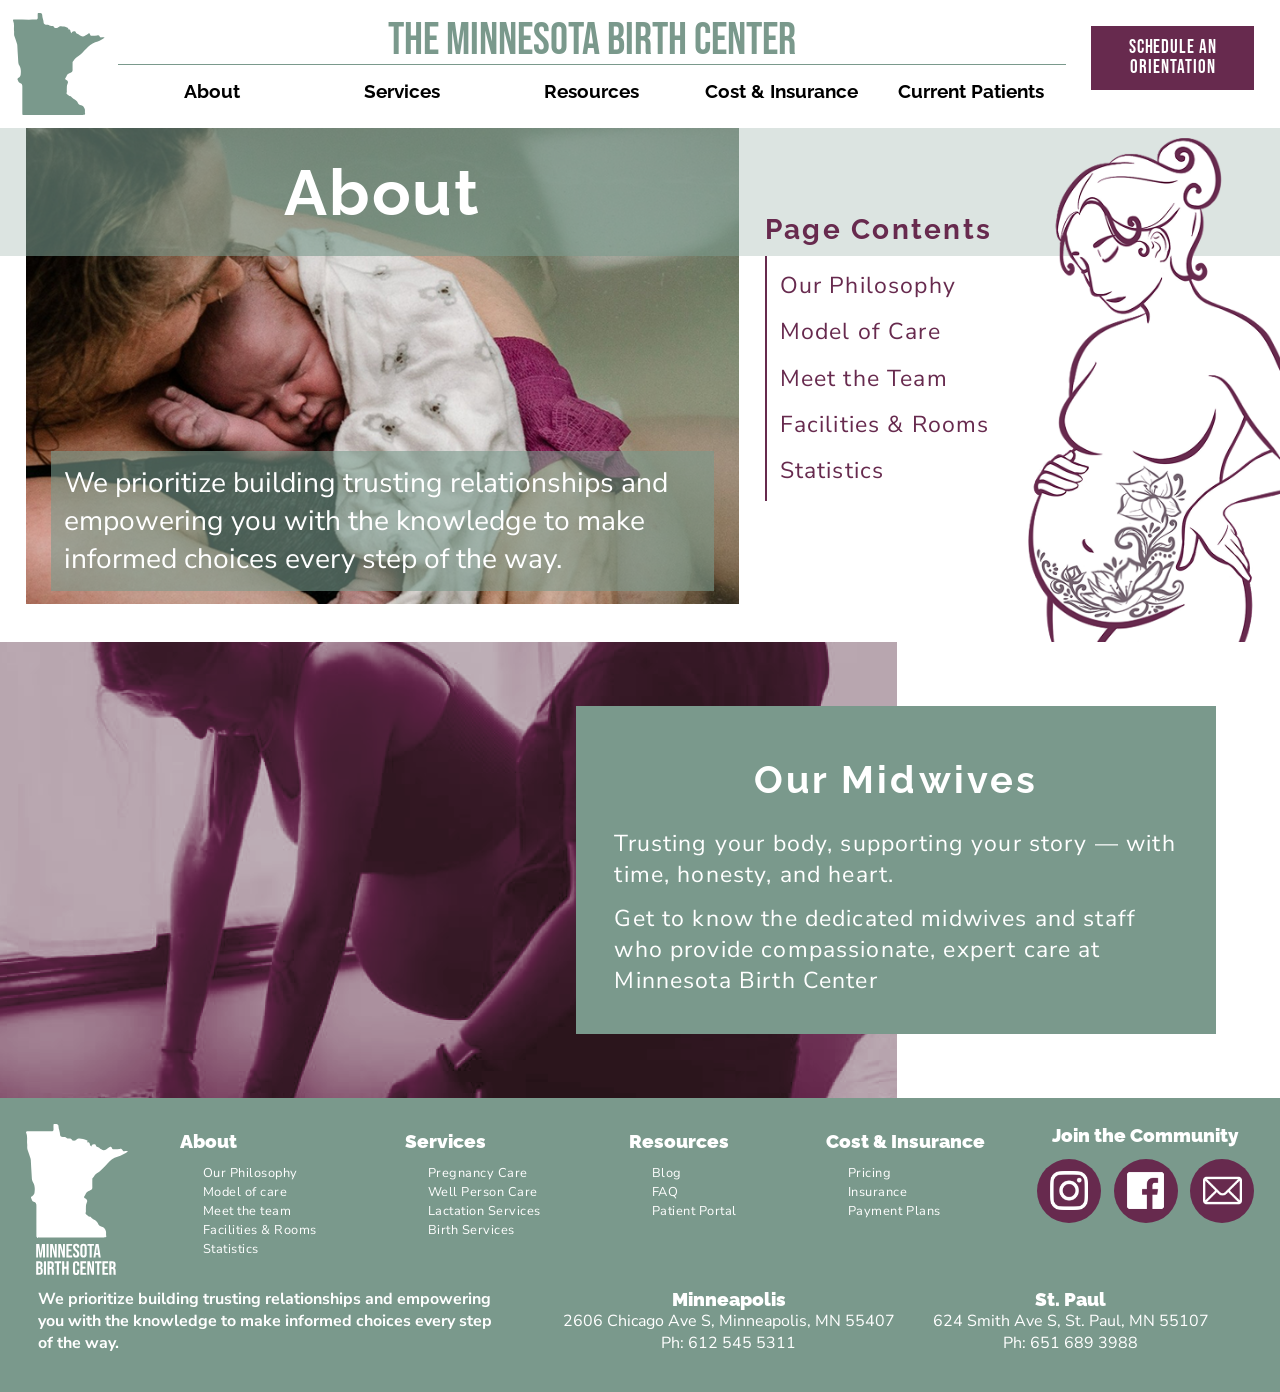
<file: MinnesotaBirthCenter/Orientation.html>
<!DOCTYPE html>
<html lang="en">
<head>
    <meta charset="UTF-8" />
    <meta name="viewport" content="width=device-width, initial-scale=1.0" />
    <title>The Minnesota Birth Center</title>
    <link rel="stylesheet" href="stylesheet.css" />
    <link rel="preconnect" href="https://fonts.googleapis.com">
    <link href="https://fonts.googleapis.com/css2?family=Raleway:wght@700&family=Nunito+Sans:wght@400&family=Bebas+Neue&display=swap" rel="stylesheet">
</head>
<body>

<!--fullpage-->
<div class="page">

    <!--header-->
    <header class="mbc-header">
        <a class="logo" href="index.html">
            <img src="./files/MinnesotaIcon.svg" alt="MBC Logo">
        </a>
        <div class="header_text">
            <h1>The Minnesota Birth Center</h1>
            <nav class="navigation">
                <a href="About.html">About</a>
                <a href="Services.html">Services</a>
                <a href="Resources.html">Resources</a>
                <a href="Cost.html">Cost &amp; Insurance</a>
                <a href="Patients.html">Current Patients</a>
            </nav>
        </div>

        <div class="btn">
            <a href="#">Schedule An Orientation</a>
        </div>
    </header>

    <div id="about_home">
        <div class="seperator"></div>
        <div class="about_left">
            <img src="files/BabyMomTubMBC.png" alt="Baby and Mom in Tub">
            <div class="title">
                <h1>About</h1>
            </div>
            <p class="about_info">We prioritize building trusting relationships and empowering you with the knowledge to make informed choices every step of the way.</p>
        </div>
        <div class="about_right">
            <div class="about_contents">
                <div class="contents_title">
                    <h2>Page Contents</h2>
                </div>
                <div class="about_sections">
                    <a href="#">Our Philosophy</a>
                    <a href="#">Model of Care</a>
                    <a href="#">Meet the Team</a>
                    <a href="#">Facilities & Rooms</a>
                    <a href="#">Statistics</a>
                </div>
            </div>
        </div>
        <img src="files/WomanIconFullCrop.png" alt="Woman">
    </div>

    <div id="image_container">
        <div class="main_image">
            <img src="files/PurpleGuiding.png" alt="Baby and Mom in Tub">
        </div>
        <div class="image_text">
            <h2 class="image_title">Our Midwives</h2>
            <p>Trusting your body, supporting your story — with time, honesty, and heart.</p>
            <p>Get to know the dedicated midwives and staff who provide compassionate, expert care at Minnesota Birth Center</p>
        </div>
    </div>





    <!--footer-->
    <footer id="footer">
        <div class="footer_top">
            <img class="footer_logo" src="./files/MinnIconWords.svg" alt="Minnesota Icon" />

            <div class="footer_cols">
                <div class="footer_col">
                    <h4>About</h4>
                    <ul>
                        <li>Our Philosophy</li>
                        <li>Model of care</li>
                        <li>Meet the team</li>
                        <li>Facilities &amp; Rooms</li>
                        <li>Statistics</li>
                    </ul>
                </div>
                <div class="footer_col">
                    <h4>Services</h4>
                    <ul>
                        <li>Pregnancy Care</li>
                        <li>Well Person Care</li>
                        <li>Lactation Services</li>
                        <li>Birth Services</li>
                    </ul>
                </div>
                <div class="footer_col">
                    <h4>Resources</h4>
                    <ul>
                        <li>Blog</li>
                        <li>FAQ</li>
                        <li>Patient Portal</li>
                    </ul>
                </div>
                <div class="footer_col">
                    <h4>Cost &amp; Insurance</h4>
                    <ul>
                        <li>Pricing</li>
                        <li>Insurance</li>
                        <li>Payment Plans</li>
                    </ul>
                </div>
            </div>

            <div class="footer_community">
                <h4>Join the Community</h4>
                <div class="footer_socials">
                    <a class="social_dot" href="#" aria-label="Instagram">
                        <img src="files/InstagramIcon.png" alt="Instagram" />
                    </a>
                    <a class="social_dot" href="#">
                        <img src="files/FacebookIcon.png" alt="Facebook" />

                    </a>
                    <a class="social_dot" href="#">
                        <img src="files/Email.png" alt="Email" />
                    </a>
                </div>
            </div>
        </div>
        <div class="footer_bottom">
        <p class="footer_mission">We prioritize building trusting relationships and empowering you with the knowledge to make informed choices every step of the way.</p>

        <div class="footer_locations">
            <div class="footer_loc">
                <h5 class="loc_city">Minneapolis</h5>
                <p>2606 Chicago Ave S, Minneapolis, MN 55407</p>
                <p>Ph: 612 545 5311</p>
            </div>
            <div class="footer_loc">
                <h5 class="loc_city">St. Paul</h5>
                <p>624 Smith Ave S, St. Paul, MN 55107</p>
                <p>Ph: 651 689 3988</p>
            </div>
        </div>
        </div>
    </footer>

</div>

</body>
</html>
</file>
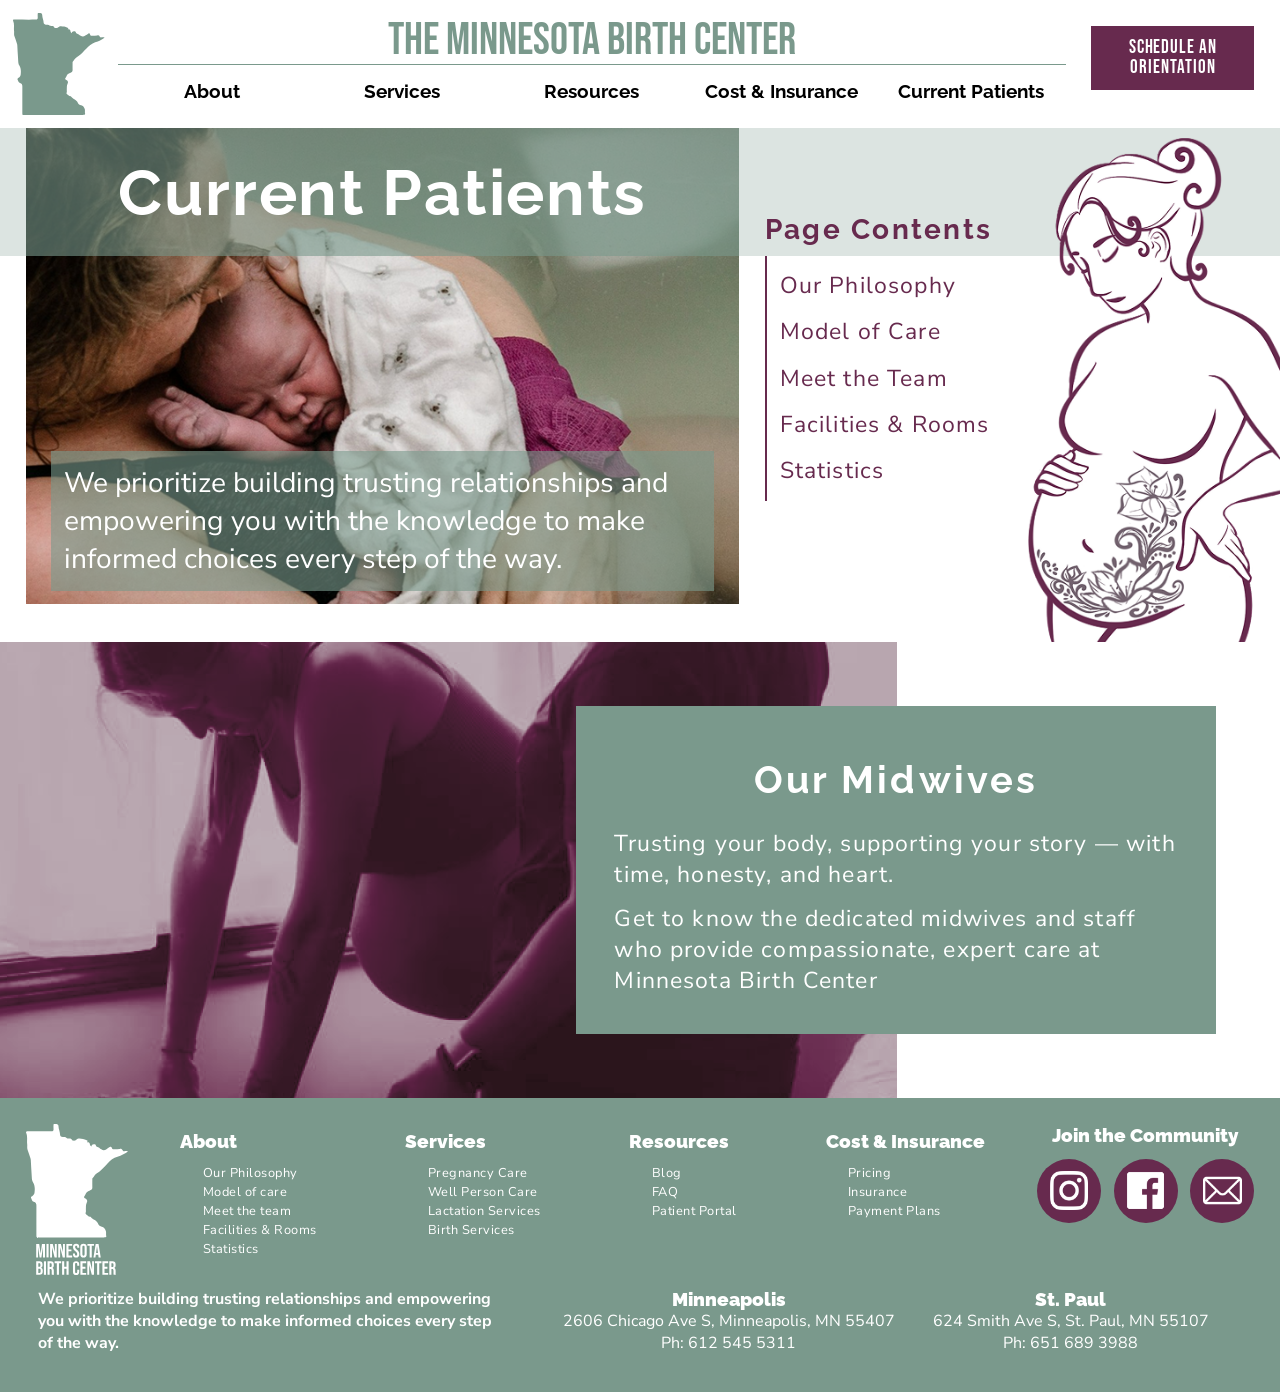
<file: MinnesotaBirthCenter/Patients.html>
<!DOCTYPE html>
<html lang="en">
<head>
    <meta charset="UTF-8" />
    <meta name="viewport" content="width=device-width, initial-scale=1.0" />
    <title>The Minnesota Birth Center</title>
    <link rel="stylesheet" href="stylesheet.css" />
    <link rel="preconnect" href="https://fonts.googleapis.com">
    <link href="https://fonts.googleapis.com/css2?family=Raleway:wght@700&family=Nunito+Sans:wght@400&family=Bebas+Neue&display=swap" rel="stylesheet">
</head>
<body>

<!--fullpage-->
<div class="page">

    <!--header-->
    <header class="mbc-header">
        <a class="logo" href="index.html">
            <img src="./files/MinnesotaIcon.svg" alt="MBC Logo">
        </a>
        <div class="header_text">
            <h1>The Minnesota Birth Center</h1>
            <nav class="navigation">
                <a href="About.html">About</a>
                <a href="Services.html">Services</a>
                <a href="Resources.html">Resources</a>
                <a href="Cost.html">Cost &amp; Insurance</a>
                <a href="Patients.html">Current Patients</a>
            </nav>
        </div>

        <div class="btn">
            <a href="#">Schedule An Orientation</a>
        </div>
    </header>

    <div id="about_home">
        <div class="seperator"></div>
        <div class="about_left">
            <img src="files/BabyMomTubMBC.png" alt="Baby and Mom in Tub">
            <div class="title">
                <h1>Current Patients</h1>
            </div>
            <p class="about_info">We prioritize building trusting relationships and empowering you with the knowledge to make informed choices every step of the way.</p>
        </div>
        <div class="about_right">
            <div class="about_contents">
                <div class="contents_title">
                    <h2>Page Contents</h2>
                </div>
                <div class="about_sections">
                    <a href="#">Our Philosophy</a>
                    <a href="#">Model of Care</a>
                    <a href="#">Meet the Team</a>
                    <a href="#">Facilities & Rooms</a>
                    <a href="#">Statistics</a>
                </div>
            </div>
        </div>
        <img src="files/WomanIconFullCrop.png" alt="Woman">
    </div>

    <div id="image_container">
        <div class="main_image">
            <img src="files/PurpleGuiding.png" alt="Baby and Mom in Tub">
        </div>
        <div class="image_text">
            <h2 class="image_title">Our Midwives</h2>
            <p>Trusting your body, supporting your story — with time, honesty, and heart.</p>
            <p>Get to know the dedicated midwives and staff who provide compassionate, expert care at Minnesota Birth Center</p>
        </div>
    </div>





    <!--footer-->
    <footer id="footer">
        <div class="footer_top">
            <img class="footer_logo" src="./files/MinnIconWords.svg" alt="Minnesota Icon" />

            <div class="footer_cols">
                <div class="footer_col">
                    <h4>About</h4>
                    <ul>
                        <li>Our Philosophy</li>
                        <li>Model of care</li>
                        <li>Meet the team</li>
                        <li>Facilities &amp; Rooms</li>
                        <li>Statistics</li>
                    </ul>
                </div>
                <div class="footer_col">
                    <h4>Services</h4>
                    <ul>
                        <li>Pregnancy Care</li>
                        <li>Well Person Care</li>
                        <li>Lactation Services</li>
                        <li>Birth Services</li>
                    </ul>
                </div>
                <div class="footer_col">
                    <h4>Resources</h4>
                    <ul>
                        <li>Blog</li>
                        <li>FAQ</li>
                        <li>Patient Portal</li>
                    </ul>
                </div>
                <div class="footer_col">
                    <h4>Cost &amp; Insurance</h4>
                    <ul>
                        <li>Pricing</li>
                        <li>Insurance</li>
                        <li>Payment Plans</li>
                    </ul>
                </div>
            </div>

            <div class="footer_community">
                <h4>Join the Community</h4>
                <div class="footer_socials">
                    <a class="social_dot" href="#" aria-label="Instagram">
                        <img src="files/InstagramIcon.png" alt="Instagram" />
                    </a>
                    <a class="social_dot" href="#">
                        <img src="files/FacebookIcon.png" alt="Facebook" />

                    </a>
                    <a class="social_dot" href="#">
                        <img src="files/Email.png" alt="Email" />
                    </a>
                </div>
            </div>
        </div>
        <div class="footer_bottom">
        <p class="footer_mission">We prioritize building trusting relationships and empowering you with the knowledge to make informed choices every step of the way.</p>

        <div class="footer_locations">
            <div class="footer_loc">
                <h5 class="loc_city">Minneapolis</h5>
                <p>2606 Chicago Ave S, Minneapolis, MN 55407</p>
                <p>Ph: 612 545 5311</p>
            </div>
            <div class="footer_loc">
                <h5 class="loc_city">St. Paul</h5>
                <p>624 Smith Ave S, St. Paul, MN 55107</p>
                <p>Ph: 651 689 3988</p>
            </div>
        </div>
        </div>
    </footer>

</div>

</body>
</html>
</file>
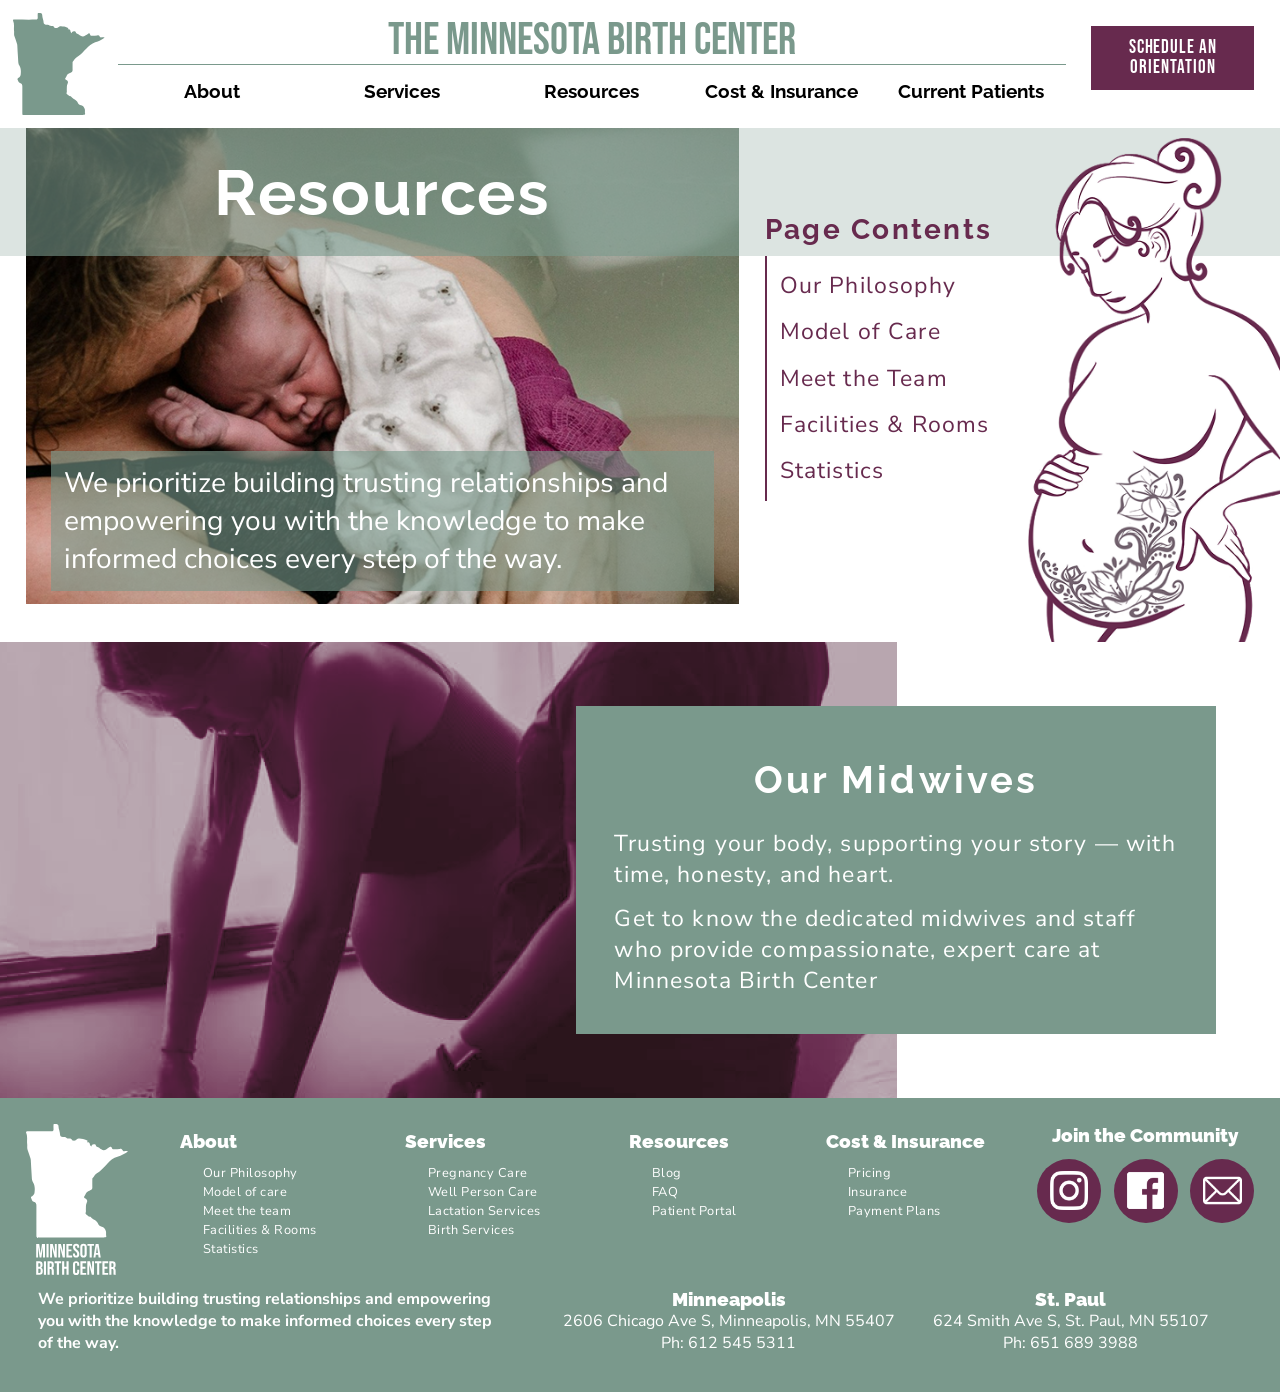
<file: MinnesotaBirthCenter/Resources.html>
<!DOCTYPE html>
<html lang="en">
<head>
    <meta charset="UTF-8" />
    <meta name="viewport" content="width=device-width, initial-scale=1.0" />
    <title>The Minnesota Birth Center</title>
    <link rel="stylesheet" href="stylesheet.css" />
    <link rel="preconnect" href="https://fonts.googleapis.com">
    <link href="https://fonts.googleapis.com/css2?family=Raleway:wght@700&family=Nunito+Sans:wght@400&family=Bebas+Neue&display=swap" rel="stylesheet">
</head>
<body>

<!--fullpage-->
<div class="page">

    <!--header-->
    <header class="mbc-header">
        <a class="logo" href="index.html">
            <img src="./files/MinnesotaIcon.svg" alt="MBC Logo">
        </a>
        <div class="header_text">
            <h1>The Minnesota Birth Center</h1>
            <nav class="navigation">
                <a href="About.html">About</a>
                <a href="Services.html">Services</a>
                <a href="Resources.html">Resources</a>
                <a href="Cost.html">Cost &amp; Insurance</a>
                <a href="Patients.html">Current Patients</a>
            </nav>
        </div>

        <div class="btn">
            <a href="#">Schedule An Orientation</a>
        </div>
    </header>

    <div id="about_home">
        <div class="seperator"></div>
        <div class="about_left">
            <img src="files/BabyMomTubMBC.png" alt="Baby and Mom in Tub">
            <div class="title">
                <h1>Resources</h1>
            </div>
            <p class="about_info">We prioritize building trusting relationships and empowering you with the knowledge to make informed choices every step of the way.</p>
        </div>
        <div class="about_right">
            <div class="about_contents">
                <div class="contents_title">
                    <h2>Page Contents</h2>
                </div>
                <div class="about_sections">
                    <a href="#">Our Philosophy</a>
                    <a href="#">Model of Care</a>
                    <a href="#">Meet the Team</a>
                    <a href="#">Facilities & Rooms</a>
                    <a href="#">Statistics</a>
                </div>
            </div>
        </div>
        <img src="files/WomanIconFullCrop.png" alt="Woman">
    </div>

    <div id="image_container">
        <div class="main_image">
            <img src="files/PurpleGuiding.png" alt="Baby and Mom in Tub">
        </div>
        <div class="image_text">
            <h2 class="image_title">Our Midwives</h2>
            <p>Trusting your body, supporting your story — with time, honesty, and heart.</p>
            <p>Get to know the dedicated midwives and staff who provide compassionate, expert care at Minnesota Birth Center</p>
        </div>
    </div>





    <!--footer-->
    <footer id="footer">
        <div class="footer_top">
            <img class="footer_logo" src="./files/MinnIconWords.svg" alt="Minnesota Icon" />

            <div class="footer_cols">
                <div class="footer_col">
                    <h4>About</h4>
                    <ul>
                        <li>Our Philosophy</li>
                        <li>Model of care</li>
                        <li>Meet the team</li>
                        <li>Facilities &amp; Rooms</li>
                        <li>Statistics</li>
                    </ul>
                </div>
                <div class="footer_col">
                    <h4>Services</h4>
                    <ul>
                        <li>Pregnancy Care</li>
                        <li>Well Person Care</li>
                        <li>Lactation Services</li>
                        <li>Birth Services</li>
                    </ul>
                </div>
                <div class="footer_col">
                    <h4>Resources</h4>
                    <ul>
                        <li>Blog</li>
                        <li>FAQ</li>
                        <li>Patient Portal</li>
                    </ul>
                </div>
                <div class="footer_col">
                    <h4>Cost &amp; Insurance</h4>
                    <ul>
                        <li>Pricing</li>
                        <li>Insurance</li>
                        <li>Payment Plans</li>
                    </ul>
                </div>
            </div>

            <div class="footer_community">
                <h4>Join the Community</h4>
                <div class="footer_socials">
                    <a class="social_dot" href="#" aria-label="Instagram">
                        <img src="files/InstagramIcon.png" alt="Instagram" />
                    </a>
                    <a class="social_dot" href="#">
                        <img src="files/FacebookIcon.png" alt="Facebook" />

                    </a>
                    <a class="social_dot" href="#">
                        <img src="files/Email.png" alt="Email" />
                    </a>
                </div>
            </div>
        </div>
        <div class="footer_bottom">
        <p class="footer_mission">We prioritize building trusting relationships and empowering you with the knowledge to make informed choices every step of the way.</p>

        <div class="footer_locations">
            <div class="footer_loc">
                <h5 class="loc_city">Minneapolis</h5>
                <p>2606 Chicago Ave S, Minneapolis, MN 55407</p>
                <p>Ph: 612 545 5311</p>
            </div>
            <div class="footer_loc">
                <h5 class="loc_city">St. Paul</h5>
                <p>624 Smith Ave S, St. Paul, MN 55107</p>
                <p>Ph: 651 689 3988</p>
            </div>
        </div>
        </div>
    </footer>

</div>

</body>
</html>
</file>
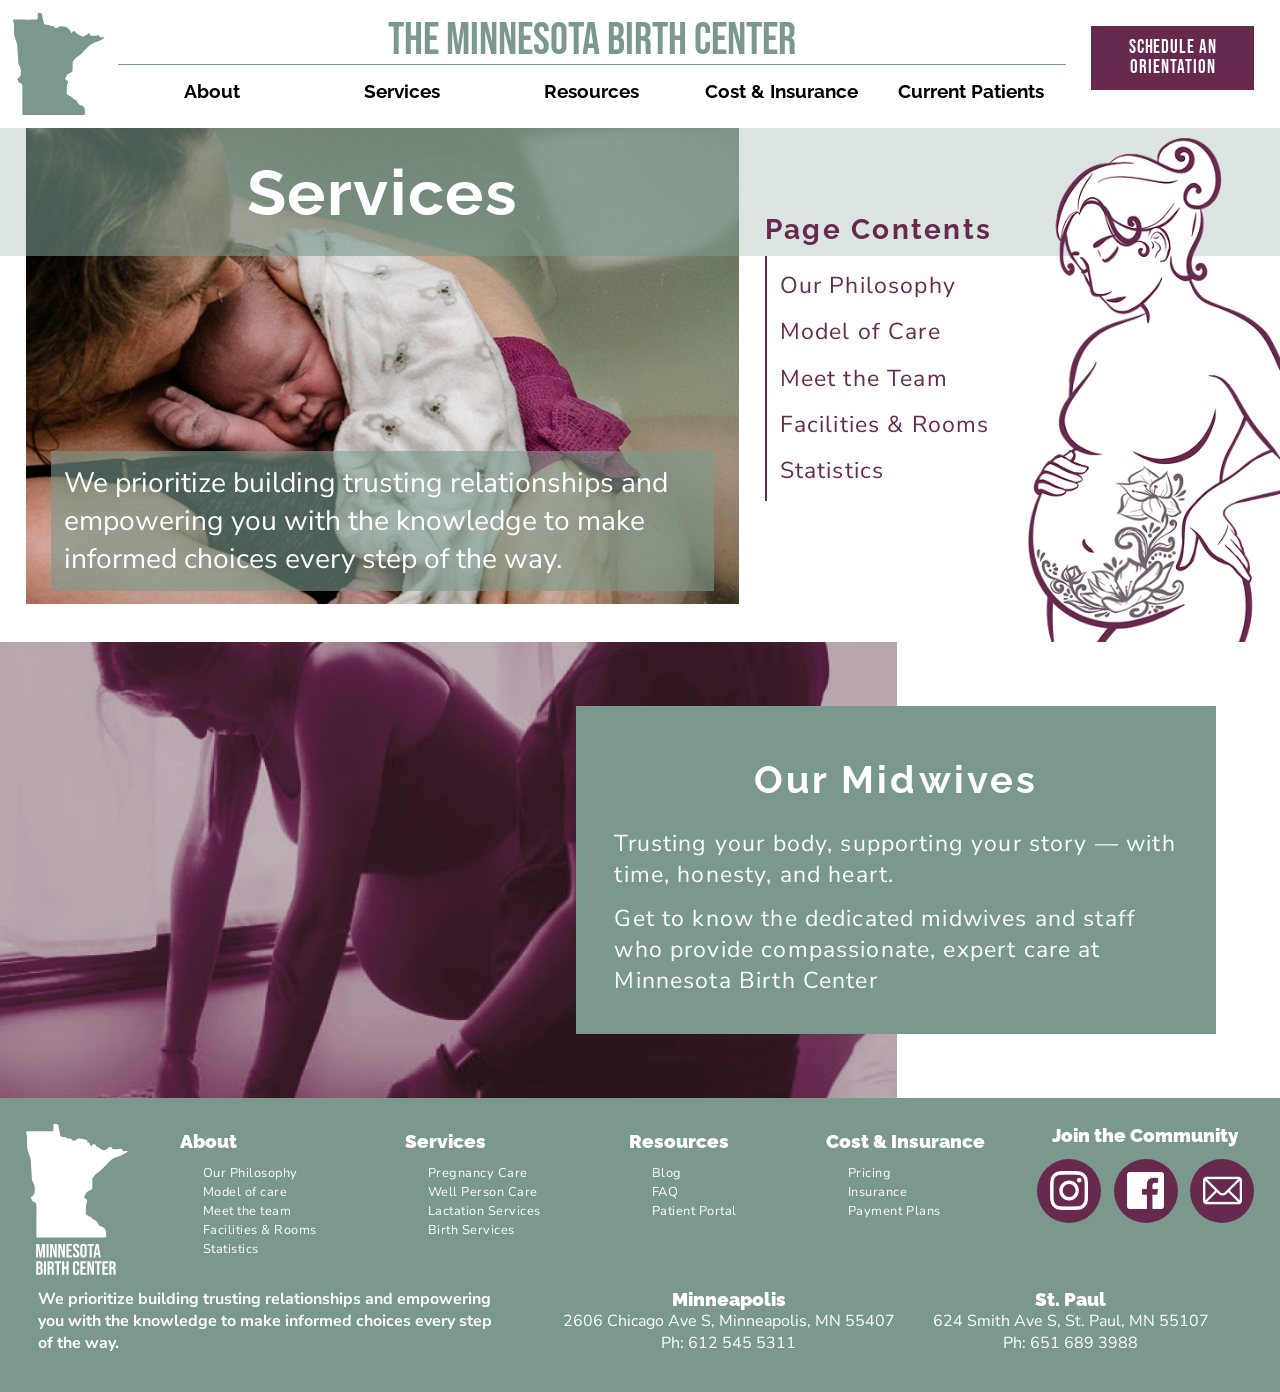
<file: MinnesotaBirthCenter/Services.html>
<!DOCTYPE html>
<html lang="en">
<head>
    <meta charset="UTF-8" />
    <meta name="viewport" content="width=device-width, initial-scale=1.0" />
    <title>The Minnesota Birth Center</title>
    <link rel="stylesheet" href="stylesheet.css" />
    <link rel="preconnect" href="https://fonts.googleapis.com">
    <link href="https://fonts.googleapis.com/css2?family=Raleway:wght@700&family=Nunito+Sans:wght@400&family=Bebas+Neue&display=swap" rel="stylesheet">
</head>
<body>

<!--fullpage-->
<div class="page">

    <!--header-->
    <header class="mbc-header">
        <a class="logo" href="index.html">
            <img src="./files/MinnesotaIcon.svg" alt="MBC Logo">
        </a>
        <div class="header_text">
            <h1>The Minnesota Birth Center</h1>
            <nav class="navigation">
                <a href="About.html">About</a>
                <a href="Services.html">Services</a>
                <a href="Resources.html">Resources</a>
                <a href="Cost.html">Cost &amp; Insurance</a>
                <a href="Patients.html">Current Patients</a>
            </nav>
        </div>

        <div class="btn">
            <a href="#">Schedule An Orientation</a>
        </div>
    </header>

    <div id="about_home">
        <div class="seperator"></div>
        <div class="about_left">
            <img src="files/BabyMomTubMBC.png" alt="Baby and Mom in Tub">
            <div class="title">
                <h1>Services</h1>
            </div>
            <p class="about_info">We prioritize building trusting relationships and empowering you with the knowledge to make informed choices every step of the way.</p>
        </div>
        <div class="about_right">
            <div class="about_contents">
                <div class="contents_title">
                    <h2>Page Contents</h2>
                </div>
                <div class="about_sections">
                    <a href="#">Our Philosophy</a>
                    <a href="#">Model of Care</a>
                    <a href="#">Meet the Team</a>
                    <a href="#">Facilities & Rooms</a>
                    <a href="#">Statistics</a>
                </div>
            </div>
        </div>
        <img src="files/WomanIconFullCrop.png" alt="Woman">
    </div>

    <div id="image_container">
        <div class="main_image">
            <img src="files/PurpleGuiding.png" alt="Baby and Mom in Tub">
        </div>
        <div class="image_text">
            <h2 class="image_title">Our Midwives</h2>
            <p>Trusting your body, supporting your story — with time, honesty, and heart.</p>
            <p>Get to know the dedicated midwives and staff who provide compassionate, expert care at Minnesota Birth Center</p>
        </div>
    </div>





    <!--footer-->
    <footer id="footer">
        <div class="footer_top">
            <img class="footer_logo" src="./files/MinnIconWords.svg" alt="Minnesota Icon" />

            <div class="footer_cols">
                <div class="footer_col">
                    <h4>About</h4>
                    <ul>
                        <li>Our Philosophy</li>
                        <li>Model of care</li>
                        <li>Meet the team</li>
                        <li>Facilities &amp; Rooms</li>
                        <li>Statistics</li>
                    </ul>
                </div>
                <div class="footer_col">
                    <h4>Services</h4>
                    <ul>
                        <li>Pregnancy Care</li>
                        <li>Well Person Care</li>
                        <li>Lactation Services</li>
                        <li>Birth Services</li>
                    </ul>
                </div>
                <div class="footer_col">
                    <h4>Resources</h4>
                    <ul>
                        <li>Blog</li>
                        <li>FAQ</li>
                        <li>Patient Portal</li>
                    </ul>
                </div>
                <div class="footer_col">
                    <h4>Cost &amp; Insurance</h4>
                    <ul>
                        <li>Pricing</li>
                        <li>Insurance</li>
                        <li>Payment Plans</li>
                    </ul>
                </div>
            </div>

            <div class="footer_community">
                <h4>Join the Community</h4>
                <div class="footer_socials">
                    <a class="social_dot" href="#" aria-label="Instagram">
                        <img src="files/InstagramIcon.png" alt="Instagram" />
                    </a>
                    <a class="social_dot" href="#">
                        <img src="files/FacebookIcon.png" alt="Facebook" />

                    </a>
                    <a class="social_dot" href="#">
                        <img src="files/Email.png" alt="Email" />
                    </a>
                </div>
            </div>
        </div>
        <div class="footer_bottom">
        <p class="footer_mission">We prioritize building trusting relationships and empowering you with the knowledge to make informed choices every step of the way.</p>

        <div class="footer_locations">
            <div class="footer_loc">
                <h5 class="loc_city">Minneapolis</h5>
                <p>2606 Chicago Ave S, Minneapolis, MN 55407</p>
                <p>Ph: 612 545 5311</p>
            </div>
            <div class="footer_loc">
                <h5 class="loc_city">St. Paul</h5>
                <p>624 Smith Ave S, St. Paul, MN 55107</p>
                <p>Ph: 651 689 3988</p>
            </div>
        </div>
        </div>
    </footer>

</div>

</body>
</html>
</file>
<file: LoonWebsite/stylesheet.css>
body {
    font-family: "Public Sans", "Open Sans", sans-serif;
    padding: 0;
    margin: 0;
    background: #27391F;
}


.header {
    position: fixed;
    z-index: 100;

    width: 96%;
    height: 6vh;

    top: 2%;
    left: 50%;
    transform: translateX(-50%);

    background-color: #EDEEEB50;
    border: 2px solid #EDEEEB80;
    border-radius: 3vh;
    backdrop-filter: blur(20px);
}

.header .header-contents {
    width: 97%;
    height: 100%;

    display: flex;
    align-items: center;
    gap: 5px;
    font-family:"Open Sans", sans-serif;
    color: #EDEEEB;

    margin: 0 2px;
    padding: 0;


}

.header .header-contents .silouette {
    height: 90%;
    background-color: #EDEEEB;
    border-radius: 50%;
}

.header .header-contents .title{
    font-size: clamp(3vw, 3vw + 1rem, 100%);
    font-weight: 900;
}

.header .header-contents .nav {
    display: flex;
    gap: 10%;

    justify-content: right ;
    align-items: center;
    margin-left: auto;

    font-size: 60%;
    font-weight: lighter;

}

.header .header-contents .nav a {
    padding: 0;
    margin: 0;
    color: #EDEEEB;
    text-decoration: none;
}



.main {

    display: flex;
    flex-direction: column;
    gap: 5vh;   
}

#landing {


    position: relative;

    padding: 5rem;

    aspect-ratio: 3/1;
    background: url("images/Web_Photo_Editor.jpg") bottom center / cover no-repeat;

    border: 4px solid #EDEEEB20;
}

#landing .title {


    position: absolute;
    bottom: 2vh;
    right: 10vh;

    width: 50%;
    height: 80%;

    color: white;

    text-align: center;

    .title-text{
        margin: 1rem;
        font-size: clamp(8vw, 8vw + 1rem, 100%);
    }

}

#description {
    background-color: #354F3F;


    display: flex;
    justify-content: center;
    align-items: stretch;
    padding: 2vh;
    gap: 10px;
    }

#description .loon-imgs {
    display: flex;
    align-items: center;
    gap: 20px;
    width: 50%;
}

.loon1{
    width: 50%;
    aspect-ratio: 1/1;

    background: url("https://upload.wikimedia.org/wikipedia/commons/thumb/5/56/Archibald_Thorburn_Plate_77.jpg/960px-Archibald_Thorburn_Plate_77.jpg");
    background-size: cover;
    background-position: top center;

    border: 4px solid #EDEEEB;

}

#description .loon-imgs .loon-row2 {
    display: flex;
    flex-direction: column;
    gap: 20px;
    flex: 1;
}

.loon2{
    width: 100%;
    aspect-ratio: 4/3;

    background: url("https://upload.wikimedia.org/wikipedia/commons/f/f5/Yellow-billed_Loon.jpg");
    background-size: cover;
    background-position: center;

    border: 4px solid #EDEEEB;

}

.loon3{
    width: 100%;
    aspect-ratio: 4/3;

    background: url("https://upload.wikimedia.org/wikipedia/commons/a/a7/Gavia_immer_-Marshfield%2C_Vermont%2C_USA_-flying-8_%285%29.jpg");
    background-size: cover;
    background-position: center;

    border: 4px solid #EDEEEB;

}


.description-text {

    margin: 0;

    display: flex;
    flex-direction: column;
    justify-content: flex-start;
    align-content: space-around;
    padding: 2%;

    width: 40%;

    color: #EDEEEB;

    h2 {

        font-size: 3vw;
        margin: 0;

    }

    p {
        padding: 0;
        font-size: 1.7vw;
    }

}

#species {
    background-color: #224460;

    aspect-ratio: 3/1;
    color: #EDEEEB;
    padding-bottom: 3%;
}


.overarching h2 {

    margin-left: 12%;
    font-size: 3vw;
}

.overarching p {

    margin-left: 14%;
}


#species .slides {

    margin-left: 10%;
    margin-right: 10%;
    background: #808E9F;
}


#species .slides .slide {

    aspect-ratio: 3/1;
    padding: 5%;

    display: flex;
    flex-direction: row;
    gap: 5%;
    align-items: center;
}


#species .slides .slide .species-img  {
    background-size: cover;
    background-position: left center;
    width: 50%;
    height: 100%;
}



#species .slides .slide .species-text {

    width: 50%;
    height: 100%;

    h3 {

        font-size: 2vw;
    }

    i {

        font-size: 1vw;
    }

    p {

        font-size: 1vw;
    }


}


#species .slides .slide button {
    background: transparent;
    text-align: center;
    font-size: 2vw;

    height: 3vw;

    padding-bottom: 4px;
    color: white;
    border: none;
    border-radius: 1vw;
}
#species .slides .slide button:hover {
    background: #5A7B92;
}

.footer {
    background-color: #354F3F;

    display: flex;
    justify-content: space-around;
    padding: 2%;
    color: #EDEEEB;
}


.footer .link-type {
    font-size: smaller;
    padding:0;
}

.footer .links {
    font-size: smaller;
    display: flex;
    flex-direction: column;
    padding-left: 10px;
}

.footer .links a {
    color: #EDEEEB;
    text-decoration: none;
}
.footer .links a:hover {
    text-decoration: underline;
}

.footer p {
    padding: 0;
    margin: 0;
}
</file>
<file: MinnesotaBirthCenter/stylesheet.css>
/*reset base page*/
* {
    margin: 0;
    padding: 0;
    box-sizing: border-box;
}


:root {
    --font-heading: 'Raleway', sans-serif, semi-bold, 0.05;
    --font-body:    'Nunito Sans', sans-serif, normal, 0.05em;
    --font-extra:   'Bebas Neue', sans-serif;

    --color-green:        #7A998C;
    --color-lightgreen:   #DCE4E1;
    --color-purple:        #672A4E;
    --color-purple-dark:   #4E1F3B;
    --color-mauve:       #73636F;
    --color-mauve-tint:    rgba(115, 99, 111, 0.30);
    --color-green-tint:     rgba(122, 153, 140, 0.60);
}

body {
    font-family: Raleway, sans-serif, semi-bold;
    font-weight: 700;
}

.mbc-page {
    width: 1440px;
    margin: 0 auto;
    background: white;
    display: flex;
    flex-direction: column;
}

.mbc-header {
    display: flex;
    flex-direction: row;
    height: 10vw;
    padding: 1vw;
}

.mbc-header .logo {
    height: 100%;
    align-self: center;
    align-items: center;
}
.mbc-header .logo img {
    height: 100%;


}


.mbc-header .header_text{
    display: flex;
    flex-direction: column;
    justify-content: stretch;
    align-items: center;
    height: 100%;
    padding: 1vw;
    padding-top: .5vw;
    width: 100%;
    gap: .3vw;

    align-self: center;
}


.mbc-header .header_text h1 {
    font-family: var(--font-extra);
    font-weight: 400;
    font-size: 3.5vw;
    text-align: center;
    border-bottom: solid 1px var(--color-green);
    width: 100%;
    line-height: 1;
    color: #7A998C;
}

.mbc-header .navigation {
    display: flex;
    flex-direction: row;
    align-items: center;
    justify-content: stretch;
    width: 100%;
    height: 100%;
}

.mbc-header .navigation a {
    font-family: var(--font-body);
    font-size: 1.5vw;
    line-height: 1;
    height: 100%;
    transition: color .2s ease;
    color: black;
    text-decoration: none;
    text-align: center;
    padding:1vw;
    width: 100%;
}

.mbc-header .navigation a:hover {
    background-color: #DCE4E1;
}

.btn {
    background-color: var(--color-purple);
    margin: 1vw;
    text-align: center;
    align-content: center;
    padding: 1vw;
    height: fit-content;
    width: fit-content;
}
.btn a {
    color: white;
    font-family: 'Bebas Neue', sans-serif;
    text-decoration: none;
    font-size: 1.5vw;
    letter-spacing: 0.05em;
    font-weight: lighter;
    line-height: 1;
}
.btn:hover {
    background: var(--color-purple-dark);
}



/*home*/
#home {
    width: 100%;
    position: relative;
    display: flex;
    flex-direction: row;
    height: 50vw;
    align-items: flex-start;
}
#home .home_photo_banner {
    position: absolute;
    top: 0;
    width: 100%;
    height: 20vw;
    overflow: hidden;
    background: url("./files/HomeBanner.png") center / cover no-repeat;
    z-index: -1;
}

#home .home_text {
    background: var(--color-green);
    margin: 8vw;
    margin-top: 10vw;
    padding: 3vw;
    width: 42%;
    color: white;
    display: flex;
    flex-direction: column;
}
#home .home_text h2 {
    font-family: Raleway, sans-serif, semi-bold;
    font-size: 3.5vw;
    letter-spacing: 0.05em;


}
#home .home_text p {
    font-family: 'Nunito Sans', sans-serif, normal;
    font-size: 2vw;
    font-weight: normal;
    padding-right: 3vw;
}
#home .home_text a {
    text-decoration: none;
    color: white;
    text-align: center;
    padding: 1.5vw;
    background: var(--color-purple);
    width: fit-content;
    align-self: center;
    font-size: 2vw;
    font-family: 'Bebas Neue', sans-serif;
    letter-spacing: 0.05em;
    font-weight: normal;
}

#home .home_text a:hover {
    background: var(--color-purple-dark);
}

#home .home_quote {
    align-self: flex-end;
    display: flex;
    flex-direction: column;
    justify-content: flex-end;
    align-items: flex-end;
    width: 35%;

}

#home .home_quote p {
    text-decoration: none;
    color: white;
    text-align: center;
    padding: 1.5vw;
    background: var(--color-purple);
    font-size: 2vw;
    font-family: 'Nunito Sans', sans-serif;
    letter-spacing: 0.05em;
    font-weight: bolder;
    width: 100%;
    margin: 3vw;
}

#home .home_quote img {
    position: absolute;
    top: 0;
    right: 9vw;
    aspect-ratio: 984/1952 ;
    width: 23vw;
    z-index: -1;
}







/* === SERVICES === */
#services {
    width: 100%;
    display: flex;
    flex-direction: column;
}

#services h2 {
    height: 10%;
    width: 100%;
    font-family: 'Raleway', sans-serif;
    font-size: 2vw;
    text-align: center;
    padding: 0.5vw;
    color: var(--color-purple);
}
#services .services_band {
    display: flex;
    flex-direction: row;
    justify-content: space-around;
    width: 100%;
    padding: 5vw;
    padding-top: 0;
    padding-bottom: 3vw;
    gap: 5vw;
}

#services .service_card {
    display: flex;
    flex-direction: column;
    justify-content: center;
    align-items: center;
    width: 100%;
    background-color: var(--color-lightgreen);
    text-align: center;
    height: 100%;
}
.service_card .star {
    margin-top: 1vw;
    aspect-ratio: 1/1;
    height: 7vw;
}

.services_band h3 {
    width: 100%;
    font-family: 'Raleway', sans-serif;
    letter-spacing: 0.05em;
    font-weight: bolder;
    font-size: 1.8vw;
    padding: 1vw;
}
.services_band p {
    font-family: 'Nunito Sans', sans-serif;
    font-size: 1vw;
    font-weight: normal;
    letter-spacing: 0.05em;
    color: var(--color-purple);
    background-color: white;
    height: 100%;
    padding: 1vw;
}

/*banner*/
#banner {
    width: 100%;
    height: 20vw;
    background: url("./files/MBCBanner.png") center / cover no-repeat;
    align-content: center;
    display: flex;
    justify-content: center;
}
#banner .banner_plate {
    align-self: center;
    width: 40%;
    background-color: var(--color-mauve-tint);
    align-content: center;
}

#banner .banner_plate h2 {
    font-family: 'Raleway', sans-serif;
    font-weight: normal;
    letter-spacing: 0.05em;
    font-size: 3vw;

    color: white;
    text-align: center;
    width: 100%;
    padding: 1vw;
}

/* === WHY US === */
#why {
    height: fit-content;
    width: 100%;
    display: flex;
    flex-direction: row;

    padding: 2vw 5vw;
    gap: 4vw;

}
#why .why_text {
    display: flex;
    flex-direction: column;
    align-items: center;
    gap: 1vw;
    height: stretch;
    width: 100%;
    justify-content: center;

}
#why .why_text h2 {
    font-family: 'Raleway', sans-serif;
    font-weight: normal;
    letter-spacing: 0.05em;
    font-size: 2vw;
}
#why .why_text p {
    font-family: 'Nunito Sans', sans-serif;
    font-weight: normal;
    letter-spacing: 0.05em;
    font-size: 1.8vw;
}

#why .why_display {
    width: 100%;
    height: fit-content;
    display: flex;
    flex-direction: column;
}
#why .why_experiences {
    display: flex;
    flex-direction: column;
    width: 30vw;
    background-color: var(--color-green);
    padding: 2vw;
    margin-right: 5vw;
    gap: 1vw;
    z-index: 2;
}

#why .why_experiences h3 {
    font-family: 'Raleway', sans-serif;
    font-weight: normal;
    letter-spacing: 0.05em;
    font-size: 1.5vw;
    text-align: center;
    width: 100%;
    color: white;
}

#why .why_experiences .testimonial {
    display: flex;
    flex-direction: column;
    background-color: white;
    padding: 1vw;
    border-radius: 1vw;
    font-family: 'Nunito Sans', sans-serif;
    font-weight: normal;
    letter-spacing: 0.05em;}

#why .why_experiences .testimonial .attribution {
    align-self: flex-end;
    font-weight: bolder;


}

#why .why_info {
    position: relative;
    height: fit-content;
    width: 100%;
    display: flex;
    flex-direction: row;
    justify-content: space-between;
    overflow: visible;
}


#why .why_info .why_bread {
    display: flex;
    flex-direction: column;
    justify-content: flex-end;
    align-items: flex-end;
    height: 10vw;
    width: fit-content;
    overflow: visible;
}

#why .why_info .why_bread img {
    height: 18vw;
}


#why .why_info .why_stat {
    display: flex;
    flex-direction: column;
    justify-content: center;
    align-items: center;
    padding: 1vw;
    width: 100%;
}
#why .why_info .why_stat .num {
    font-family: 'Bebas Neue', sans-serif;
    font-weight: normal;
    letter-spacing: 0.05em;
    font-size: 3vw;
    color: var(--color-purple);
    text-align: center;

}
#why .why_info .why_stat .lbl {
    font-family: 'Nunito Sans', sans-serif;
    font-size: 1vw;
    color: var(--color-mauve);
    text-align: center;
    width: 5vw;

}



/*I did not have time to add this part unfortunately*/
#stats {
    height: 20vw;
    background-color: var(--color-lightgreen);
    display: flex;
    justify-content: space-evenly;
}

#stats .stat_circles{
    display: flex;
    gap: 1vw;
}

#stats .stat_circles .national {
    display: flex;
    flex-direction: column;
    align-items: center;
    width: fit-content;
    text-align: center;
    gap:.5vw;
}
#stats .stat_circles .national .circle {
    display: flex;
    justify-content: center;
    align-items: center;
    border-radius: 50%;
    background-color: var(--color-mauve);
    width: 5vw;
    aspect-ratio: 1/1;
    color: white;
    font-family: 'Bebas Neue', sans-serif;
    font-weight: normal;
    letter-spacing: 0.05em;
    font-size: 2vw;
    padding: 1vw;
}
#stats .stat_circles .national  .circle  {
    font-size: 1.5vw;
    padding: 0;
}

#stats .stat_circles .national .cap {
    font-family: 'Nunito Sans', sans-serif;
    font-size: 1vw;
    letter-spacing: 0.05em;
    width: min-content;
}

#stats .stat_circles .mbc {
    display: flex;
    flex-direction: column;
    align-items: center;
    width: fit-content;
    text-align: center;
    gap:.5vw;

}

#stats .stat_circles .mbc .circle {
    display: flex;
    justify-content: center;
    align-items: center;
    border-radius: 50%;
    background-color: var(--color-purple);
    width: 10vw;

    aspect-ratio: 1/1;
    color: white;
    font-family: 'Bebas Neue', sans-serif;
    font-weight: normal;
    letter-spacing: 0.05em;
    font-size: 4vw;
    padding: 1vw;
}
#stats .stat_circles .mbc .cap {
    font-family: 'Nunito Sans', sans-serif;
    font-size: 1.2vw;
    letter-spacing: 0.05em;
    width: fit-content;
}



#stats .stat_item {
    display: flex;
    flex-direction: column;
    align-items: center;
    text-align: center;
    gap: 1vw;
}
#stats .stat_item .stat_title {
    font-family: 'Nunito Sans', sans-serif;
    font-size: 2vw;
    letter-spacing: 0.05em;

}
#stats .stat_item {
    padding: 2vw;
}

/*Or this one */
#info_bar {
    display: flex;
    flex-direction: row;
    width: 100%;
    justify-content: center;
    align-items: center;
    height: fit-content;
}
#info_bar .model {
    display: flex;
    flex-direction: column;
    background-color: var(--color-purple);
    justify-content: center;
    align-items: center;
    padding: 2vw;
    gap: 1vw;
    color: white;
    text-align: center;
    width: min-content;
}

#info_bar .model h2 {
    border-bottom: 1px solid white;
    padding: 0 8vw 1vw;
    width: max-content;
    height: fit-content;
}
#info_bar .model p {
    font-family: 'Nunito Sans', sans-serif;
    letter-spacing: 0.05em;
    font-weight: lighter;
    font-size: 1.5vw;
    color: white;
    text-align: center;
    width: 100%;
    height: fit-content;
}
#info_bar .info_loco {
    display: flex;
    flex-direction: column;
    width: fit-content;
    justify-content: center;
    align-items: center;
    padding: 2vw 5vw;
    height: fit-content;

}
#info_bar .info_loco .info_text {
    display: flex;
    flex-direction: row;
    width: fit-content;
    justify-content: center;
    gap: 3vw;
}
#info_bar .location {
    display: flex;
    flex-direction: column;
    text-align: center;
    padding: 2vw;
    width: fit-content;
}

#info_bar .location h3 {
    font-family: 'Raleway', sans-serif;
    letter-spacing: 0.05em;
    font-size: 1.5vw;
    padding: 1vw;
}
#info_bar .location p {
    font-family: 'Nunito Sans', sans-serif;
    font-weight: normal;
    letter-spacing: 0.05em;
    font-size: 1vw;
}

#info_bar .btn a {
    font-size: 2.2vw;
    padding: 2vw;

}
/* */
#footer {
    background: var(--color-green);
    color: white;
    display: flex;
    flex-direction: column;
    height: fit-content;
    padding: 2vw;
    color: white;
}
#footer .footer_top {

    display: flex;
    flex-direction: row;
    justify-content: space-between;
    height: fit-content;
    gap: 1vw;
}

#footer .footer_top .footer_logo {
    height: 100%;
    width: 8vw;
    flex-shrink: 0;

}

#footer .footer_top .footer_cols {

    display: flex;
    flex-direction: row;
    align-items: flex-start;
    width: 100%;
    height: 100%;
    justify-content: space-around;
}

#footer .footer_col {

    width: fit-content;
    height: 100%;
    padding: 0.5vw;
    display: flex;
    flex-direction: column;
    gap: 5px;
}
#footer .footer_col h4 {
    font-family: 'Raleway', sans-serif;
    font-size: larger;
    font-weight: bolder;
}
#footer .footer_col ul {
    font-family: 'Nunito Sans', sans-serif;
    font-weight: lighter;
    font-size: 1vw;
    letter-spacing: 0.05em;
    padding-left: 1vw;
    display: flex;
    flex-direction: column;
    list-style: none;
    margin: .5vw;
}
#footer .footer_col li {
    line-height: 1;
    letter-spacing: 0.04em;
    color: var(--mbc-white);
    cursor: pointer;
    transition: opacity .2s ease;
    padding: 0.25vw;
}
#footer .footer_col li:hover {
    color: var(--color-lightgreen);
    text-decoration: underline;
}

#footer .footer_top .footer_community {

    display: flex;
    flex-direction: column;
    align-items: center;
    justify-content: flex-end;
    gap: 1vw;
    height: 100%;

}
#footer .footer_community h4 {
    font-family: 'Raleway', sans-serif;
    font-size: larger;
    font-weight: bolder;
}
#footer .footer_socials {
    display: flex;
    flex-direction: row;
    align-items: center;
    justify-content: space-around;
    gap: 1vw;
}
#footer .social_dot {
    background-color: var(--color-purple);
    width: 5vw;
    border-radius: 100%;
    aspect-ratio: 1/1;
    display: flex;
    justify-content: center;
    align-items: center;

}
#footer .social_dot:hover {
    background-color: var(--color-purple-dark);
}
#footer .social_dot img {
    width: 60%;
}

#footer .footer_bottom {

    display: flex;
    justify-content: space-between;
    align-items: center;
}
#footer .footer_mission {
    font-family: 'Nunito Sans', sans-serif;
    padding: 1vw;
    display: flex;
    max-width: 40%;
    height: 100%;
}

#footer .footer_locations {
    display: flex;
    gap: 3vw;
    text-align: center;
    width: 100%;
    justify-content: center;
}
#footer .footer_loc {
    display: flex;
    flex-direction: column;

}
#footer .footer_loc p {
    font-family: 'Nunito Sans', sans-serif;
    font-weight: lighter;
}

#footer .footer_loc p:hover {
    text-decoration: underline;
}
#footer .footer_loc .loc_city {
    font-weight: bolder;
    font-size: larger;

}


/*Second Page*/
#about_home {
    position: relative;
    display: flex;
    overflow: hidden;
    width: 100%;
    height: fit-content;

}
#about_home .seperator {
    position: absolute;
    top: 0;
    width: 100%;
    height: 10vw;
    background-color: var(--color-lightgreen);
    z-index: -1;
}
#about_home .about_left {
    position: relative;
    display: flex;
    flex-direction: column;
    justify-content: space-between;
    margin: 0 2vw 3vw;
    color: white;
    height: 100%;
    aspect-ratio: 3/2;

}

#about_home .about_left img {
    position: absolute;
    width: 100%;
    height: 100%;
    z-index: -1;
    top:0;
    left: 0;
}
#about_home .about_left .title {
    background-color: var(--color-green-tint);
    width:100%;
    height: 10vw;
    text-align: center;
    display: flex;
    justify-content: center;
    align-items: center;
    font-family: Raleway, sans-serif, semi-bold;
    font-size: 2.5vw;
    letter-spacing: 0.05em;

}


#about_home .about_left .about_info {
    background-color: var(--color-green-tint);
    margin: 0 2vw 1vw;
    padding: 1vw;
    font-family: 'Nunito Sans', sans-serif, normal;
    font-size: 2.2vw;
    font-weight: normal;
}
#about_home .about_right {
    position: relative;
    color: var(--color-purple);
    width: 100%;
    height: 100%;
}
#about_home .about_right .about_contents {
    display: flex;
    flex-direction: column;

}
#about_home .about_right .about_contents .contents_title {
    height: 10vw;
    display: flex;
    align-items: flex-end;
    width: 100%;

}
#about_home .about_right .about_contents h2 {
    font-family: Raleway, sans-serif, semi-bold;
    font-size: 2.2vw;
    letter-spacing: 0.08em;
    padding: .8vw;
    padding-left: 0;
}
#about_home .about_right .about_contents .about_sections {
    display: flex;
    flex-direction: column;
    border-left: .2vw solid var(--color-purple);
    padding: .5vw 0 .5vw 0;
    width: max-content;
}
#about_home .about_right .about_contents .about_sections a {
    font-family: 'Nunito Sans', sans-serif;
    font-size: 1.8vw;
    font-weight: normal;
    letter-spacing: 0.05em;
    padding: .6vw 1vw .6vw 1vw;
    text-decoration: none;
    color: var(--color-purple);
}

#about_home .about_right .about_contents .about_sections a:hover {
    background-color: var(--color-mauve-tint);
}

#about_home img {
    position: absolute;
    z-index: 2;
    right: 0;
    bottom: 0;
    height: 98%;
}

/*Image*/

#image_container {
    position: relative;
    display: flex;
    justify-content: flex-end;
    align-items: center;
    width: 100%;
    height: fit-content;
}
#image_container .main_image {
    position: absolute;
    left: 0;
    height: 100%;
    overflow: hidden;
    display: flex;
    justify-content: flex-start;
    align-items: center;
    z-index: -1;
    max-height: fit-content;
}

#image_container .main_image img {
    width: 100%;
    flex-shrink: 0;
    object-fit: contain;
}

#image_container .image_text {
    display: flex;
    flex-direction: column;
    justify-content: center;
    align-items: center;
    background-color: var(--color-green);
    height: fit-content;
    width: 50%;
    color: white;
    margin: 5vw;
    padding: 3vw;
    gap: 1vw
}

#image_container .image_text .image_title {
    font-family: Raleway, sans-serif, semi-bold;
    font-size: 3vw;
    letter-spacing: 0.08em;
    padding: 1vw;
}

#image_container .image_text p {
    font-family: 'Nunito Sans', sans-serif;
    font-size: 1.8vw;
    font-weight: normal;
    letter-spacing: 0.05em;
}
</file>
<file: HUMISWebsiteRecreation/aboutStylesheet.css>
/*header font*/
/*font-family: 'Trajan', "Times New Roman" , sans-serif;*/

/*words font*/
/*font-family: 'Myriad', 'Segoe UI', sans-serif;*/




body {
    font-family: 'Myriad', 'Segoe UI', sans-serif;
    background-color: #292626;
}

div#parent { /* Declaration or "selector" */
    border: 2px solid #292626;
    width: 750px;
    height: 720px;
    margin: 0 auto;
    background-color: #fff;
}


div#parent section {}

#parent .header_link {
    text-decoration: none;
}


section.heading {
    position: relative;
    height: 75px;
    width: 100%;
    background-color: #566421;

    display: flex;
    align-items: center;
    justify-content: center;
}

section.heading * {
    padding: 0;
    margin: 0;
    box-sizing: border-box;
    color: #fff;
    line-height: 95%;
}

section.heading h2 {
    font-family: 'Trajan', "Times New Roman" , sans-serif;


    letter-spacing: 2px;
    text-transform: uppercase;
    font-size: 10px;
    font-weight: lighter;

    padding-bottom: 10px;
}

section.heading .decor {
    height: 6px;
    position: absolute;
    top: 60%;
    width: 90%;
    left: 0;
    border-right: 1px solid white;
}

section.heading .decor hr {
    height: 1px;
    background-color: white;
    margin: 2px 0;
    top: 50%;
}

section.heading img {
    position: absolute;
    height: 100px;
    right: -10px;
    top: 0;
}

section.sub-head {
    font-family: 'Trajan', "Times New Roman" , sans-serif;

    background-image: url('files/histBooks01.jpg');
    background-repeat: no-repeat;
    background-position: center;
    height: 75px;

    border-top: 15px solid #c3102f;
}

hr {
    padding: 0;
    margin: 0;
    height: 5px;
    background-color: #8b9155;
    border: none;
}

section.main-content-area { /* declaration for a section tag whose class is "main-content-area" */
    min-height: 400px;
    display: flex;
    flex-direction: column;
    justify-content: space-between;
    background-image: url('files/uofu_medallion_rt.gif');
    background-repeat: no-repeat;
    background-position: bottom right;

    section.content {
        background-color: #ffffff;
        border-radius: 10px;
        display: flex;
        justify-content: space-between;

        .left-side {
            width: 25%;
            display: flex;
            flex-direction: column;
            justify-content: space-between;
            background-color: #f2f3f4;
            padding: 2.5%;

            border-right: 1px solid #8b9155;


            nav {
                padding: 0 ;
                a {
                    color: black;
                    display: block;
                    text-decoration: none;
                    border-bottom: 2px solid #566421;
                    padding: 0.7em 1em;
                    text-transform: uppercase;
                    font-size: .65em;

                    &:hover {
                        color: white;
                        background-color: #566421;
                    }
                }
            }

            .links {
                display: flex;
                flex-direction: column-reverse;
                width: 90%;
            }

            .information:last-of-type {
                border-bottom: 2px dotted black;
            }

            .information {
                display: flex;
                justify-content: space-between;
                align-items: flex-end;
                padding: 8px;
                gap: 8px;
            }

            .information img {
                height: 40px;
                aspect-ratio: 5/4;
            }

            .information p {
                margin: 0;
                padding: 0;
                font-size: .6em;
            }

            .information b {
                text-decoration: none;
                font-weight: bold;
                font-size: .6em;
                margin: 0;
                padding: 0;
            }

            .information:hover {
                text-decoration: underline;
            }
        }

        .right-side {
            background-color: white;
            display: flex;
            flex-direction: column;
            width: 70%;

            nav.secondary { /* applies to all nav tags found inside (descendants of) section.main-content-area */
                min-height: 20px;
                padding-right: 20px;
                font-size: 11px;
                display: flex;
                justify-content: flex-end;
                align-items: center;
                gap: 3px;

                a { /* this targets all links in each of our navs */
                    margin: 0 5px;
                    color: black;
                    text-decoration: none;
                    text-transform: uppercase;

                    &:hover { /* Pseudo-class declaration */
                        text-decoration: underline;
                    }
                }
                .links {
                    height: 15px;
                }

                &.bottom {
                    font-size: 9px;
                    a {
                        text-transform: lowercase;
                    }
                }

                & img{
                    height: 15px;
                    width: 15px;

                }
            }



            .right-content {
                padding: 8%;

                h1 {
                    color: #c3102f;
                    font-weight: bold;
                    font-size: 1.2em;
                    text-transform: uppercase;
                    margin: 0;
                    padding: 2px;
                }

                .visual {
                    float: right;
                    width: 40%;
                    margin-left: 20px;

                    display: flex;
                    flex-direction: column;
                    justify-content: center;
                    text-align: center;

                    & img {
                        border-radius: 10%;
                    }

                    & a {
                        font-size: 1em;
                        font-weight: bold;
                        letter-spacing: 1px;
                        text-align: center;
                        margin: 5px;
                        text-transform: uppercase;
                        color: #c3102f;
                    }

                }

                p {
                    font-size: .8em;
                    text-align: justify;
                    text-justify: inter-word;
                    line-height: 1;

                }

                .visual:hover {
                    & a {
                        text-decoration: underline;
                    }

                    & img{
                        opacity: 0.8;
                    }
                }

            }
        }
    }
}

section.footer {
    background-color: #566421;
    text-align: center;
    color: white;
    font-size: .5em;
    letter-spacing: .1em;
    padding: 8px 0;
}
</file>
